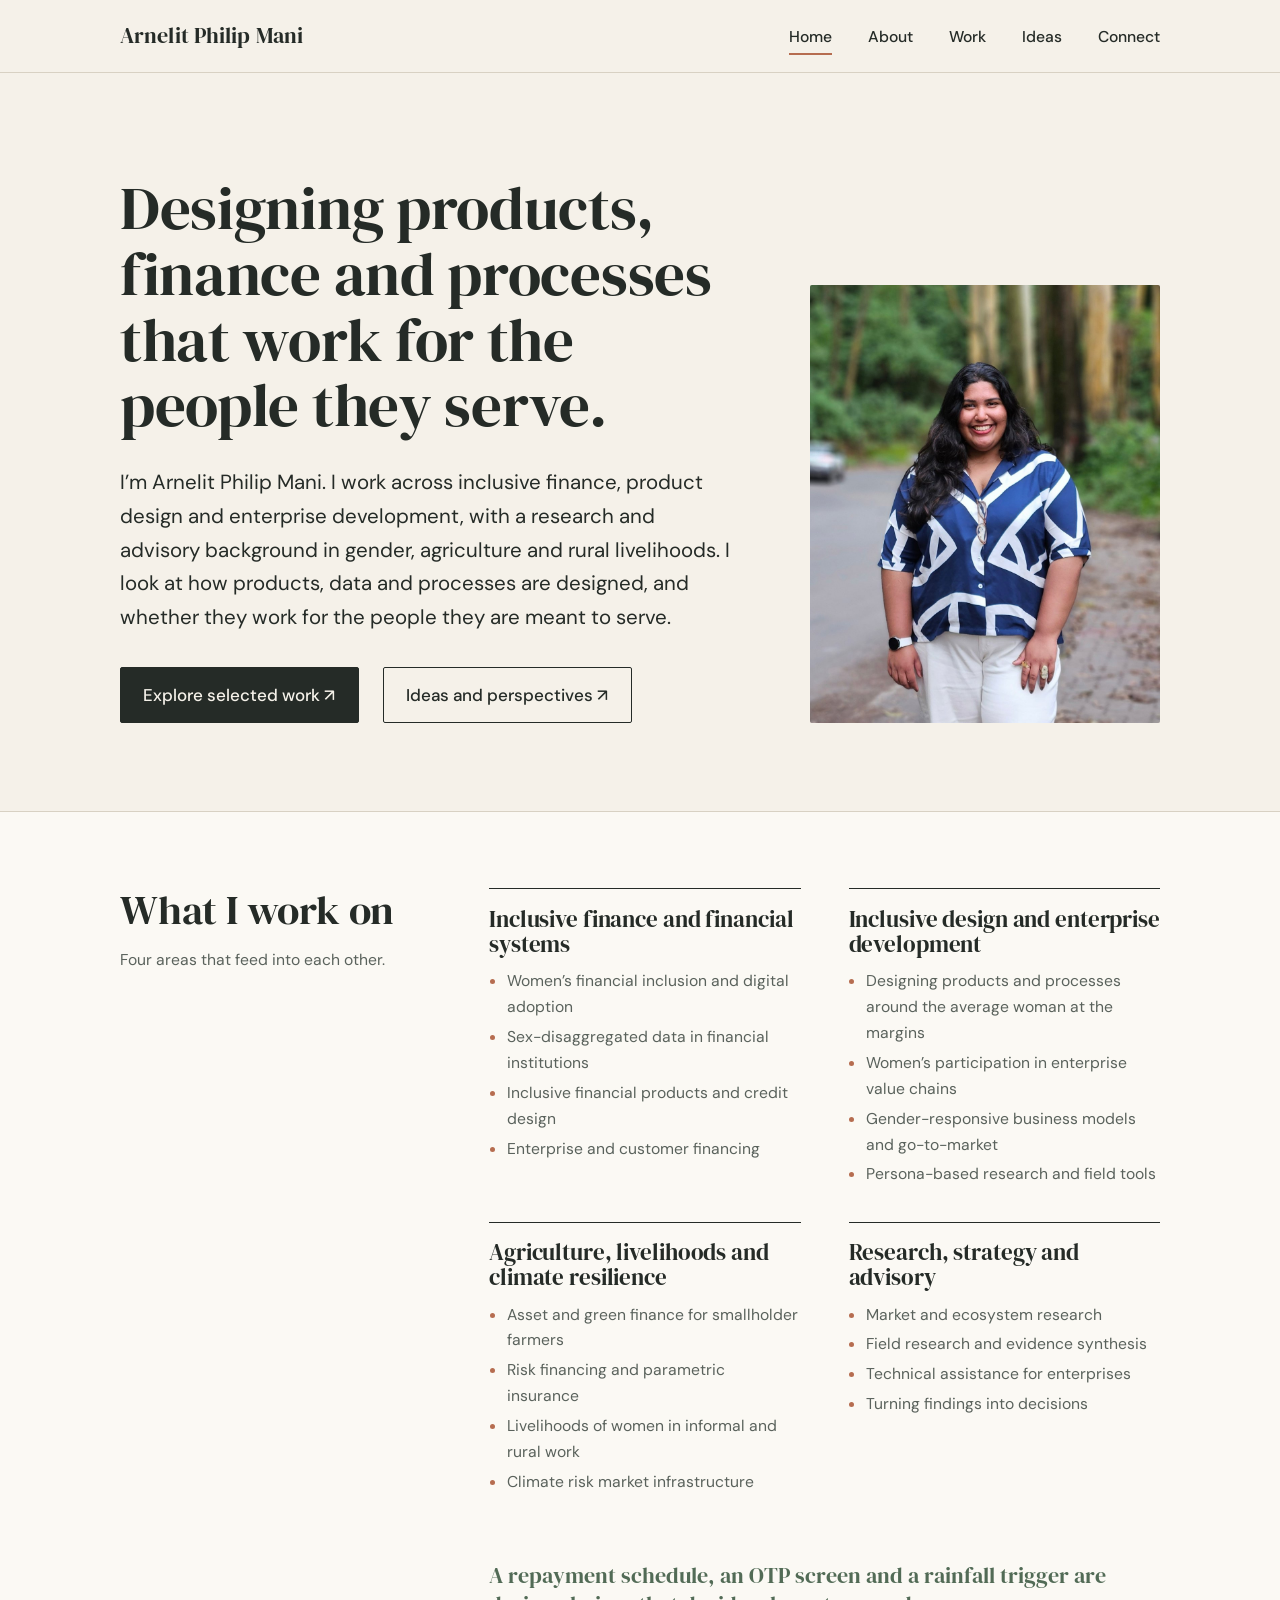
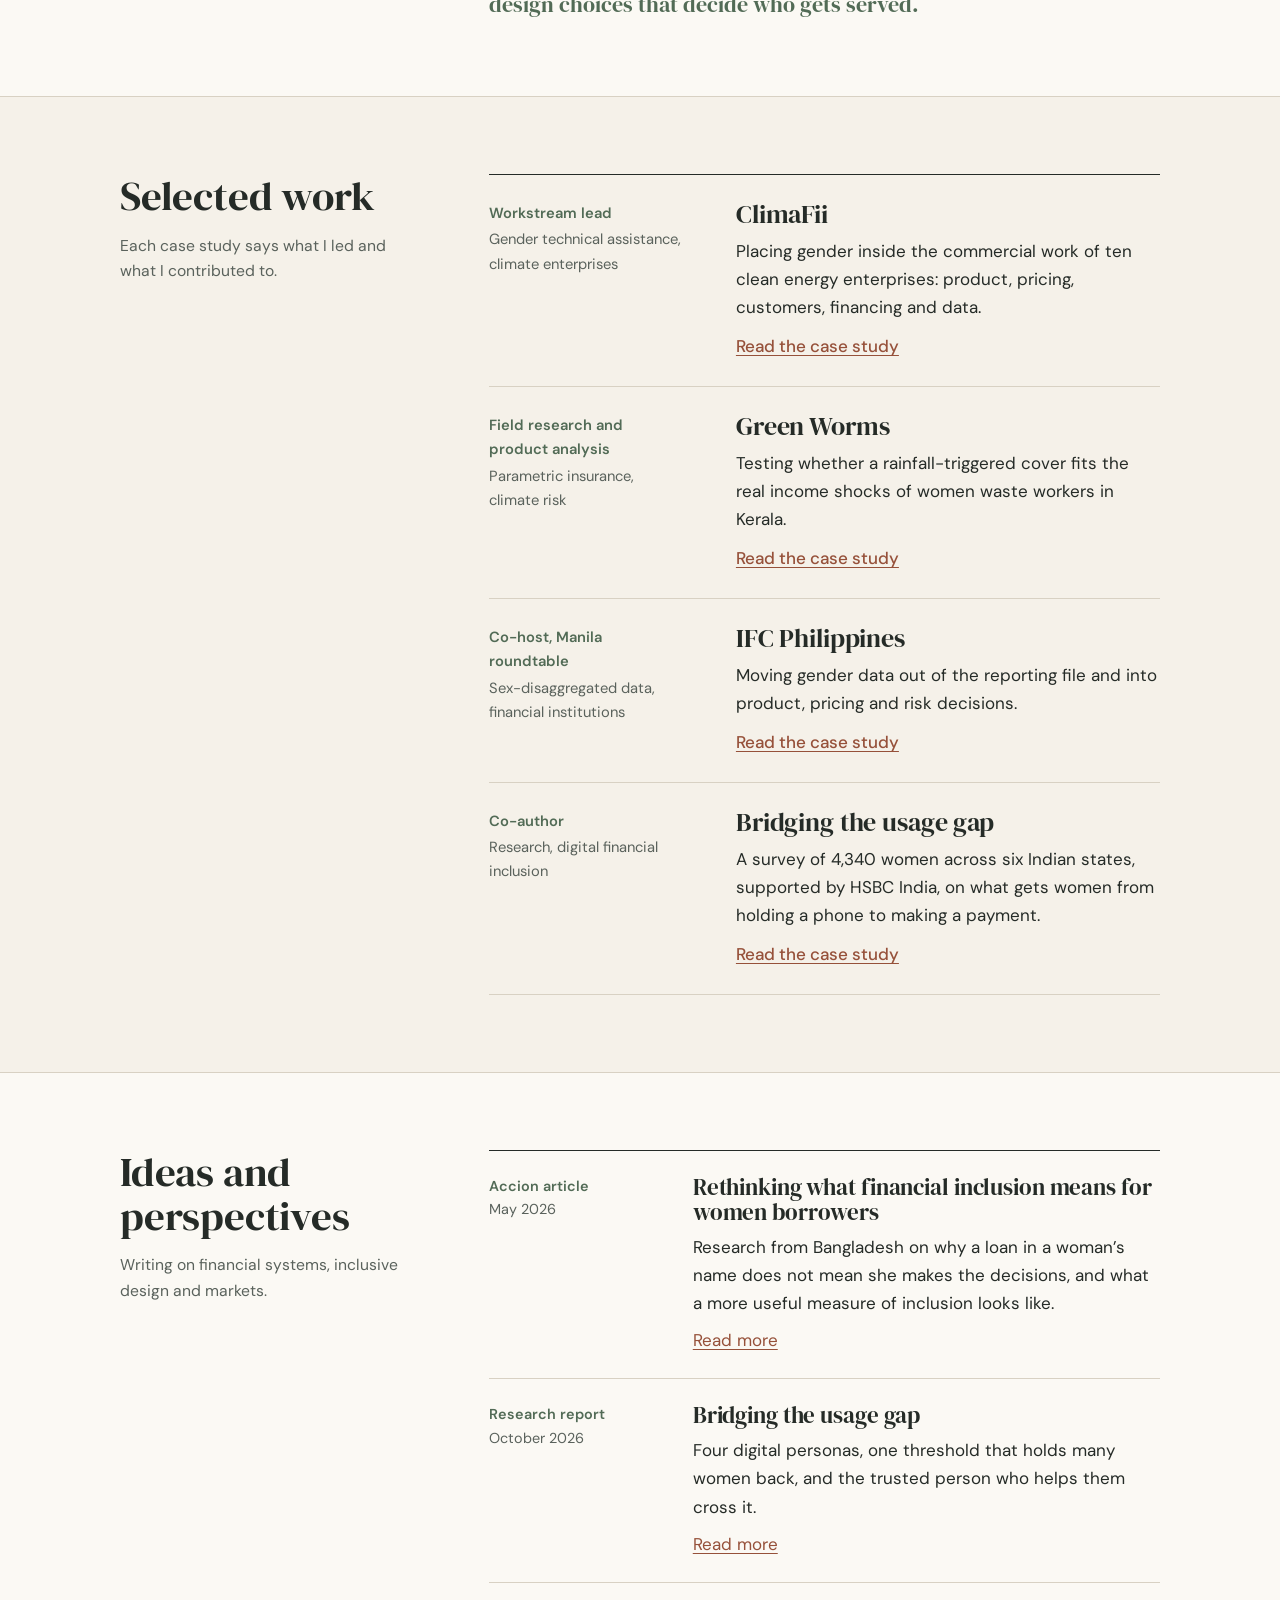
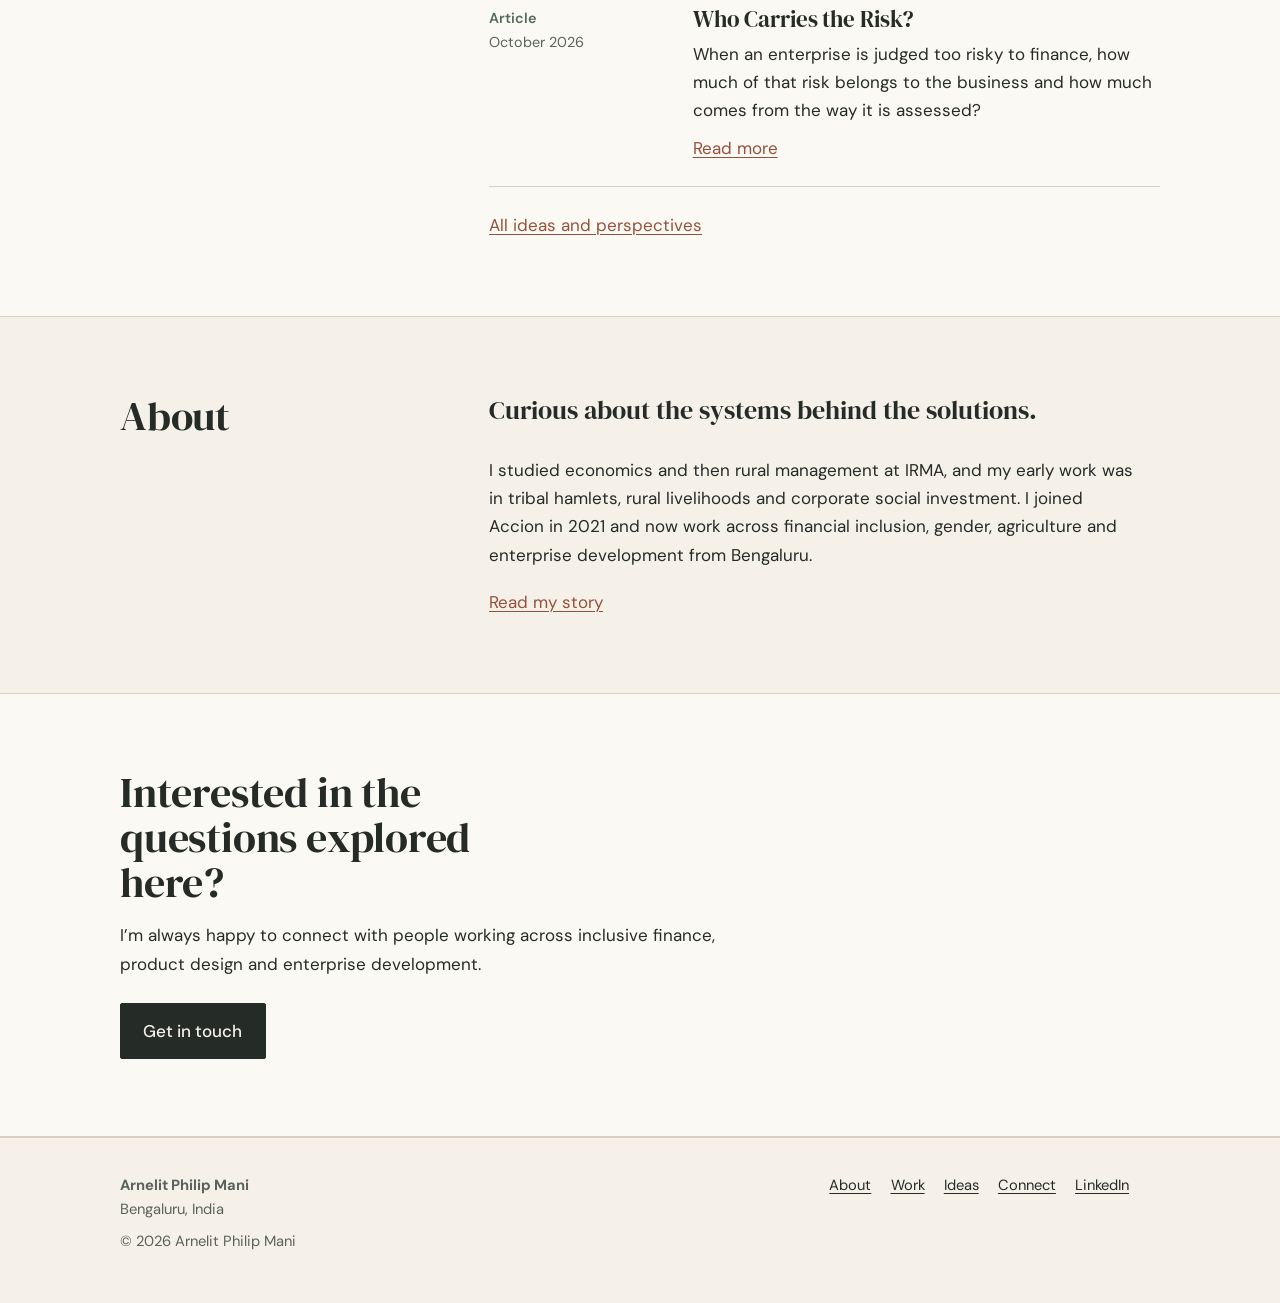
<file: index.html>
<!DOCTYPE html>
<html lang="en">
<head>
  <meta charset="utf-8">
  <meta name="viewport" content="width=device-width, initial-scale=1">
  <title>Arnelit Philip Mani | Inclusive Finance, Products & Advisory</title>
  <meta name="description" content="Arnelit Philip Mani is an advisory professional working across inclusive finance, product design and enterprise development, connecting research, strategy and practical solutions.">
  <meta property="og:title" content="Arnelit Philip Mani | Inclusive Finance, Products & Advisory">
  <meta property="og:description" content="Designing products, finance and processes that work for the people they serve.">
  <meta property="og:type" content="website">
  <link rel="icon" href="favicon.svg" type="image/svg+xml">
  <link rel="preconnect" href="https://fonts.googleapis.com">
  <link rel="preconnect" href="https://fonts.gstatic.com" crossorigin>
  <link href="https://fonts.googleapis.com/css2?family=DM+Sans:ital,opsz,wght@0,9..40,400;0,9..40,500;0,9..40,600;1,9..40,400&family=DM+Serif+Display&display=swap" rel="stylesheet">
  <link rel="stylesheet" href="style.css">
</head>
<body>
  <a class="skip" href="#main">Skip to content</a>

  <header class="site-header">
    <div class="wrap">
      <a class="brand" href="index.html">Arnelit Philip Mani</a>
      <button class="nav-toggle" aria-expanded="false" aria-controls="site-nav">Menu</button>
      <nav class="nav" id="site-nav" aria-label="Main">
        <ul>
          <li><a href="index.html" aria-current="page">Home</a></li>
          <li><a href="about.html">About</a></li>
          <li><a href="work.html">Work</a></li>
          <li><a href="ideas.html">Ideas</a></li>
          <li><a href="connect.html">Connect</a></li>
        </ul>
      </nav>
    </div>
  </header>

  <main id="main">

    <div class="hero">
      <div class="wrap">
        <div>
          <h1>Designing products, finance and processes that work for the people they serve.</h1>
          <p class="lead">I’m Arnelit Philip Mani. I work across inclusive finance, product design and enterprise development, with a research and advisory background in gender, agriculture and rural livelihoods. I look at how products, data and processes are designed, and whether they work for the people they are meant to serve.</p>
          <div class="hero-links">
            <a class="btn solid" href="work.html">Explore selected work ↗</a>
            <a class="btn" href="ideas.html">Ideas and perspectives ↗</a>
          </div>
        </div>
        <figure class="portrait">
          <div class="initials" aria-hidden="true">AM</div>
          <img src="portrait.jpg" alt="Arnelit Philip Mani smiling, standing on a forest road in a blue and white shirt" width="1040" height="1300" fetchpriority="high" onerror="this.style.display='none'">
        </figure>
      </div>
    </div>

    <section class="band" aria-labelledby="areas-h">
      <div class="wrap">
        <div class="split">
          <header>
            <h2 id="areas-h">What I work on</h2>
            <p>Four areas that feed into each other.</p>
          </header>
          <div>
            <div class="areas">
              <div class="area">
                <h3>Inclusive finance and financial systems</h3>
                <ul>
                  <li>Women’s financial inclusion and digital adoption</li>
                  <li>Sex-disaggregated data in financial institutions</li>
                  <li>Inclusive financial products and credit design</li>
                  <li>Enterprise and customer financing</li>
                </ul>
              </div>
              <div class="area">
                <h3>Inclusive design and enterprise development</h3>
                <ul>
                  <li>Designing products and processes around the average woman at the margins</li>
                  <li>Women’s participation in enterprise value chains</li>
                  <li>Gender-responsive business models and go-to-market</li>
                  <li>Persona-based research and field tools</li>
                </ul>
              </div>
              <div class="area">
                <h3>Agriculture, livelihoods and climate resilience</h3>
                <ul>
                  <li>Asset and green finance for smallholder farmers</li>
                  <li>Risk financing and parametric insurance</li>
                  <li>Livelihoods of women in informal and rural work</li>
                  <li>Climate risk market infrastructure</li>
                </ul>
              </div>
              <div class="area">
                <h3>Research, strategy and advisory</h3>
                <ul>
                  <li>Market and ecosystem research</li>
                  <li>Field research and evidence synthesis</li>
                  <li>Technical assistance for enterprises</li>
                  <li>Turning findings into decisions</li>
                </ul>
              </div>
            </div>
            <p class="areas-note">A repayment schedule, an OTP screen and a rainfall trigger are design choices that decide who gets served.</p>
          </div>
        </div>
      </div>
    </section>

    <section aria-labelledby="work-h">
      <div class="wrap">
        <div class="split">
          <header>
            <h2 id="work-h">Selected work</h2>
            <p>Each case study says what I led and what I contributed to.</p>
          </header>
          <div class="rows">
            <article class="row">
              <div class="meta"><span class="role">Workstream lead</span>Gender technical assistance, climate enterprises</div>
              <div>
                <h3>ClimaFii</h3>
                <p>Placing gender inside the commercial work of ten clean energy enterprises: product, pricing, customers, financing and data.</p>
                <a class="more" href="work.html#climafii">Read the case study</a>
              </div>
            </article>
            <article class="row">
              <div class="meta"><span class="role">Field research and product analysis</span>Parametric insurance, climate risk</div>
              <div>
                <h3>Green Worms</h3>
                <p>Testing whether a rainfall-triggered cover fits the real income shocks of women waste workers in Kerala.</p>
                <a class="more" href="work.html#greenworms">Read the case study</a>
              </div>
            </article>
            <article class="row">
              <div class="meta"><span class="role">Co-host, Manila roundtable</span>Sex-disaggregated data, financial institutions</div>
              <div>
                <h3>IFC Philippines</h3>
                <p>Moving gender data out of the reporting file and into product, pricing and risk decisions.</p>
                <a class="more" href="work.html#ifc">Read the case study</a>
              </div>
            </article>
            <article class="row">
              <div class="meta"><span class="role">Co-author</span>Research, digital financial inclusion</div>
              <div>
                <h3>Bridging the usage gap</h3>
                <p>A survey of 4,340 women across six Indian states, supported by HSBC India, on what gets women from holding a phone to making a payment.</p>
                <a class="more" href="work.html#hsbc">Read the case study</a>
              </div>
            </article>
          </div>
        </div>
      </div>
    </section>

    <section class="band" aria-labelledby="ideas-h">
      <div class="wrap">
        <div class="split">
          <header>
            <h2 id="ideas-h">Ideas and perspectives</h2>
            <p>Writing on financial systems, inclusive design and markets.</p>
          </header>
          <div>
            <div class="entry">
              <div class="when"><span class="kind">Accion article</span>May 2026</div>
              <div>
                <h3>Rethinking what financial inclusion means for women borrowers</h3>
                <p>Research from Bangladesh on why a loan in a woman’s name does not mean she makes the decisions, and what a more useful measure of inclusion looks like.</p>
                <a href="ideas.html#rethinking">Read more</a>
              </div>
            </div>
            <div class="entry">
              <div class="when"><span class="kind">Research report</span>October 2026</div>
              <div>
                <h3>Bridging the usage gap</h3>
                <p>Four digital personas, one threshold that holds many women back, and the trusted person who helps them cross it.</p>
                <a href="ideas.html#usage-gap">Read more</a>
              </div>
            </div>
            <div class="entry">
              <div class="when"><span class="kind">Article</span>October 2026</div>
              <div>
                <h3>Who Carries the Risk?</h3>
                <p>When an enterprise is judged too risky to finance, how much of that risk belongs to the business and how much comes from the way it is assessed?</p>
                <a href="ideas.html#risk">Read more</a>
              </div>
            </div>
            <p style="margin:1.5rem 0 0"><a href="ideas.html">All ideas and perspectives</a></p>
          </div>
        </div>
      </div>
    </section>

    <section aria-labelledby="about-h">
      <div class="wrap">
        <div class="split">
          <header>
            <h2 id="about-h">About</h2>
          </header>
          <div class="prose">
            <p style="font-family:var(--serif);font-size:1.6rem;line-height:1.3;max-width:26em">Curious about the systems behind the solutions.</p>
            <p>I studied economics and then rural management at IRMA, and my early work was in tribal hamlets, rural livelihoods and corporate social investment. I joined Accion in 2021 and now work across financial inclusion, gender, agriculture and enterprise development from Bengaluru.</p>
            <p><a href="about.html">Read my story</a></p>
          </div>
        </div>
      </div>
    </section>

    <section class="band closing" aria-labelledby="connect-h">
      <div class="wrap">
        <h2 id="connect-h">Interested in the questions explored here?</h2>
        <p>I’m always happy to connect with people working across inclusive finance, product design and enterprise development.</p>
        <a class="btn solid" href="connect.html">Get in touch</a>
      </div>
    </section>

  </main>

  <footer class="site-footer">
    <div class="wrap">
      <div>
        <p><strong>Arnelit Philip Mani</strong><br>Bengaluru, India</p>
        <p>© <span id="year">2026</span> Arnelit Philip Mani</p>
      </div>
      <ul>
        <li><a href="about.html">About</a></li>
        <li><a href="work.html">Work</a></li>
        <li><a href="ideas.html">Ideas</a></li>
        <li><a href="connect.html">Connect</a></li>
        <li><a href="https://www.linkedin.com/in/arnelit-philip-mani/">LinkedIn</a></li>
      </ul>
    </div>
  </footer>

  <script src="main.js"></script>
</body>
</html>
</file>
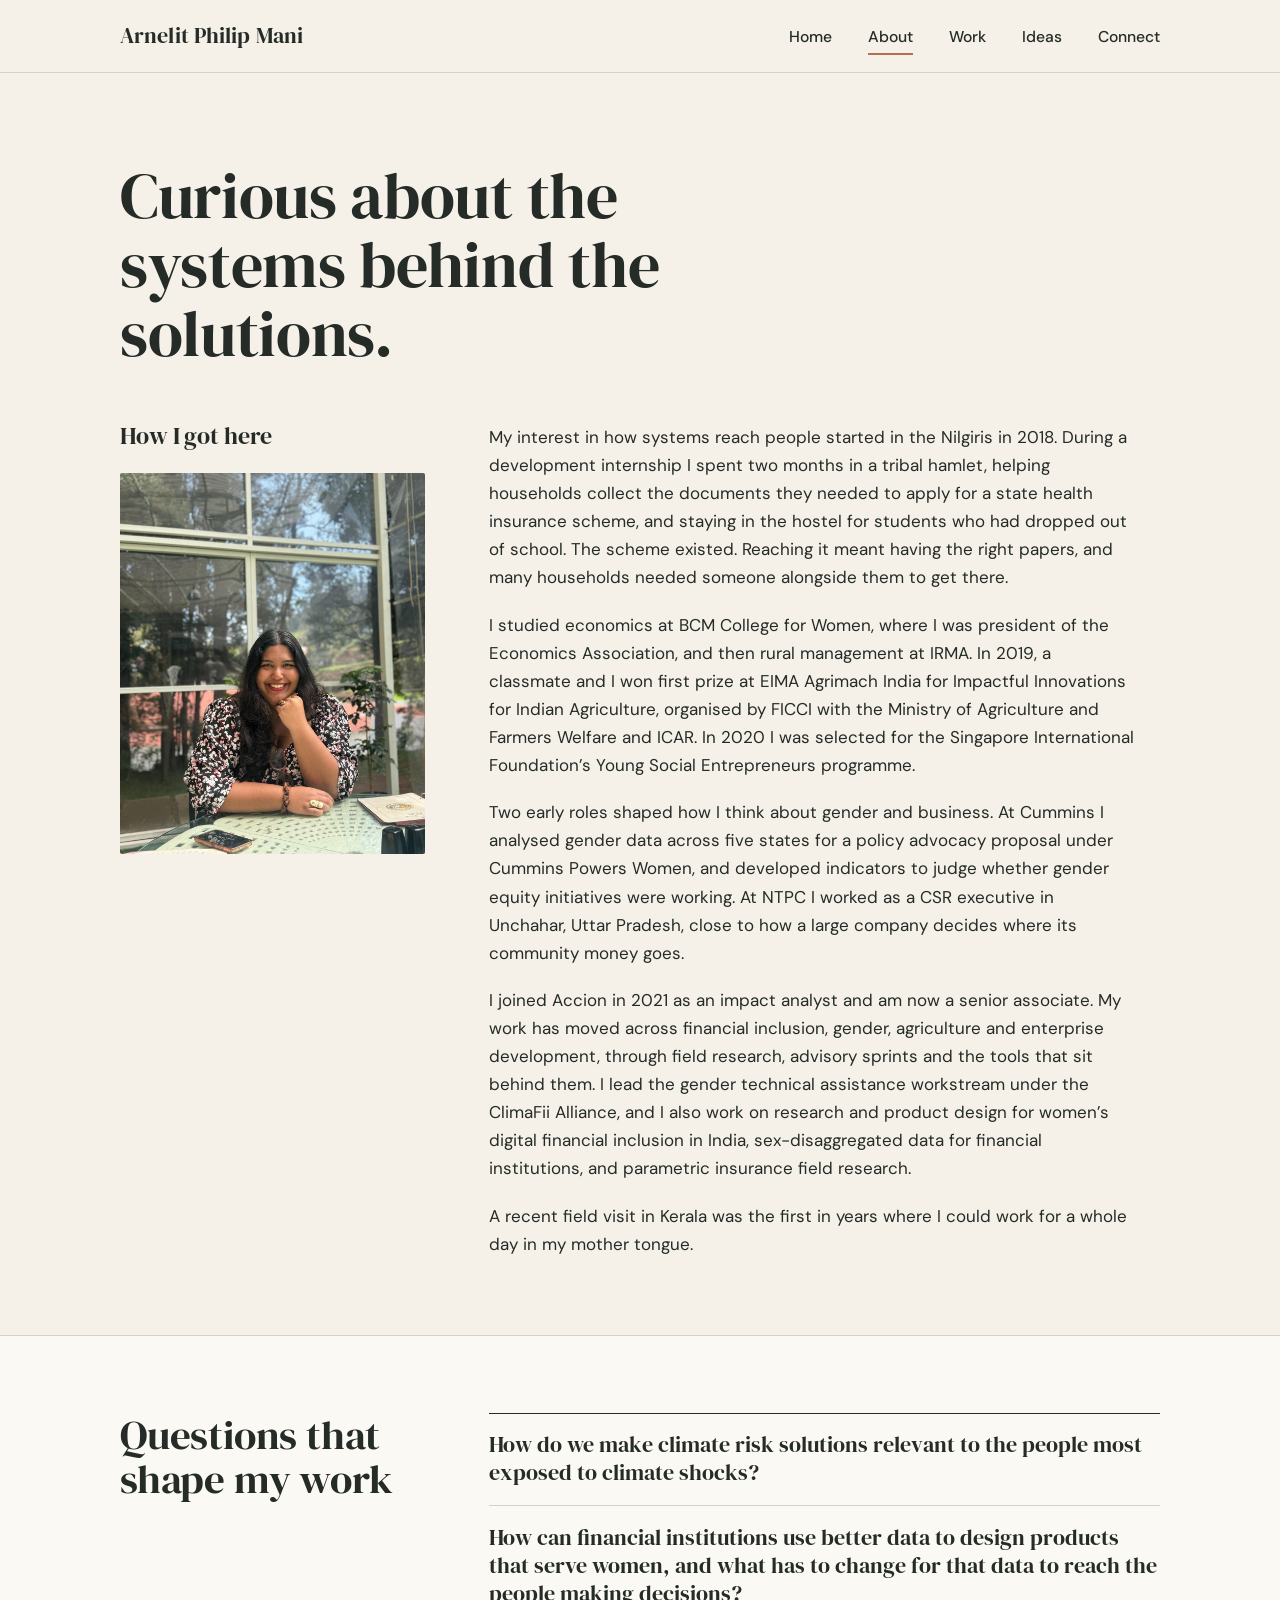
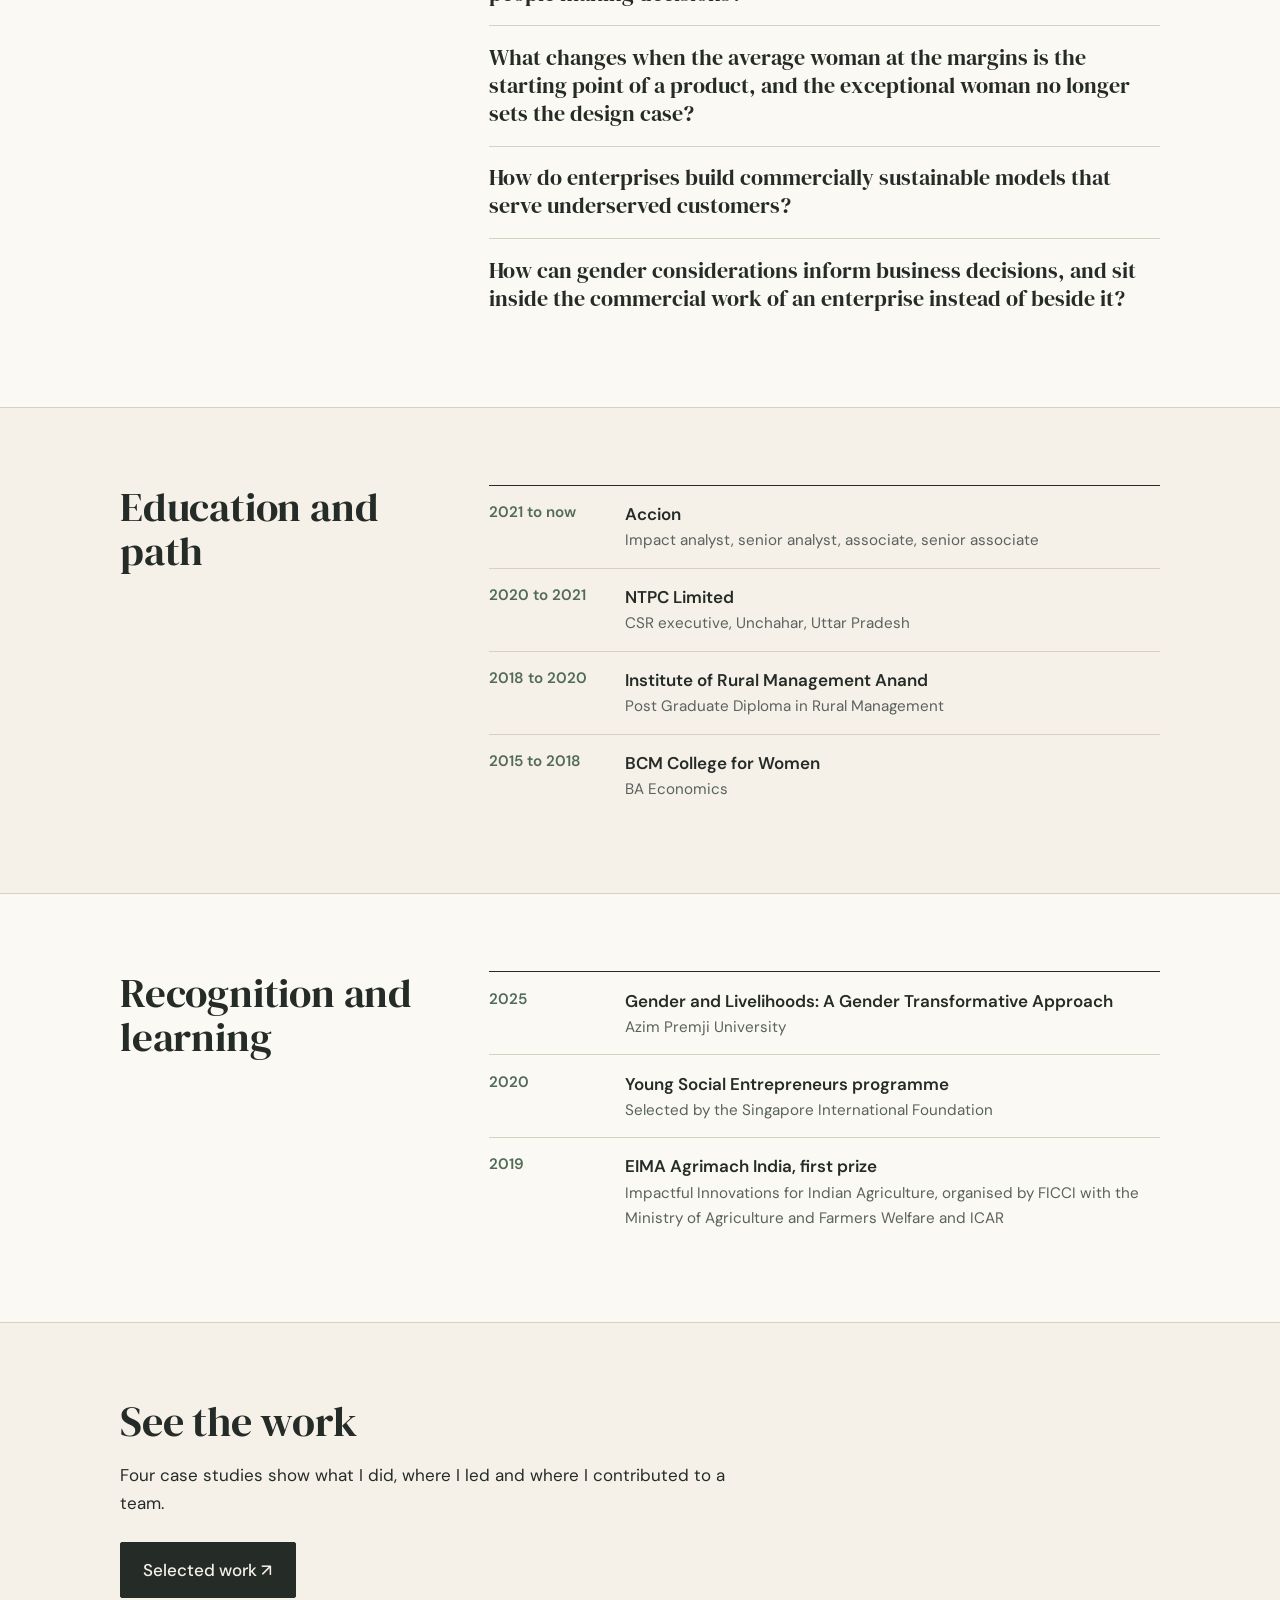
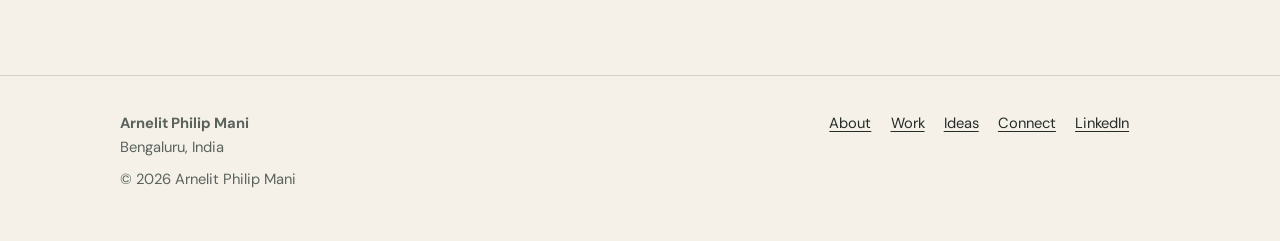
<file: about.html>
<!DOCTYPE html>
<html lang="en">
<head>
  <meta charset="utf-8">
  <meta name="viewport" content="width=device-width, initial-scale=1">
  <title>About | Arnelit Philip Mani</title>
  <meta name="description" content="How Arnelit Philip Mani came to work on climate resilience, inclusive finance and enterprise development: from tribal hamlets in the Nilgiris to IRMA and Accion.">
  <link rel="icon" href="favicon.svg" type="image/svg+xml">
  <link rel="preconnect" href="https://fonts.googleapis.com">
  <link rel="preconnect" href="https://fonts.gstatic.com" crossorigin>
  <link href="https://fonts.googleapis.com/css2?family=DM+Sans:ital,opsz,wght@0,9..40,400;0,9..40,500;0,9..40,600;1,9..40,400&family=DM+Serif+Display&display=swap" rel="stylesheet">
  <link rel="stylesheet" href="style.css">
</head>
<body>
  <a class="skip" href="#main">Skip to content</a>

  <header class="site-header">
    <div class="wrap">
      <a class="brand" href="index.html">Arnelit Philip Mani</a>
      <button class="nav-toggle" aria-expanded="false" aria-controls="site-nav">Menu</button>
      <nav class="nav" id="site-nav" aria-label="Main">
        <ul>
          <li><a href="index.html">Home</a></li>
          <li><a href="about.html" aria-current="page">About</a></li>
          <li><a href="work.html">Work</a></li>
          <li><a href="ideas.html">Ideas</a></li>
          <li><a href="connect.html">Connect</a></li>
        </ul>
      </nav>
    </div>
  </header>

  <main id="main">

    <div class="page-head">
      <div class="wrap">
        <h1>Curious about the systems behind the solutions.</h1>
      </div>
    </div>

    <section style="padding-top:1rem">
      <div class="wrap">
        <div class="split">
          <header>
            <h2 style="font-size:1.5rem">How I got here</h2>
            <figure class="side-photo">
              <img src="portrait-about.jpg" alt="Arnelit Philip Mani smiling at a table in a floral top" width="1200" height="1600" loading="lazy">
            </figure>
          </header>
          <div class="prose">
            <p>My interest in how systems reach people started in the Nilgiris in 2018. During a development internship I spent two months in a tribal hamlet, helping households collect the documents they needed to apply for a state health insurance scheme, and staying in the hostel for students who had dropped out of school. The scheme existed. Reaching it meant having the right papers, and many households needed someone alongside them to get there.</p>
            <p>I studied economics at BCM College for Women, where I was president of the Economics Association, and then rural management at IRMA. In 2019, a classmate and I won first prize at EIMA Agrimach India for Impactful Innovations for Indian Agriculture, organised by FICCI with the Ministry of Agriculture and Farmers Welfare and ICAR. In 2020 I was selected for the Singapore International Foundation’s Young Social Entrepreneurs programme.</p>
            <p>Two early roles shaped how I think about gender and business. At Cummins I analysed gender data across five states for a policy advocacy proposal under Cummins Powers Women, and developed indicators to judge whether gender equity initiatives were working. At NTPC I worked as a CSR executive in Unchahar, Uttar Pradesh, close to how a large company decides where its community money goes.</p>
            <p>I joined Accion in 2021 as an impact analyst and am now a senior associate. My work has moved across financial inclusion, gender, agriculture and enterprise development, through field research, advisory sprints and the tools that sit behind them. I lead the gender technical assistance workstream under the ClimaFii Alliance, and I also work on research and product design for women’s digital financial inclusion in India, sex-disaggregated data for financial institutions, and parametric insurance field research.</p>
            <p>A recent field visit in Kerala was the first in years where I could work for a whole day in my mother tongue.</p>
          </div>
        </div>
      </div>
    </section>

    <section class="band">
      <div class="wrap">
        <div class="split">
          <header>
            <h2>Questions that shape my work</h2>
          </header>
          <ol class="questions">
            <li>How do we make climate risk solutions relevant to the people most exposed to climate shocks?</li>
            <li>How can financial institutions use better data to design products that serve women, and what has to change for that data to reach the people making decisions?</li>
            <li>What changes when the average woman at the margins is the starting point of a product, and the exceptional woman no longer sets the design case?</li>
            <li>How do enterprises build commercially sustainable models that serve underserved customers?</li>
            <li>How can gender considerations inform business decisions, and sit inside the commercial work of an enterprise instead of beside it?</li>
          </ol>
        </div>
      </div>
    </section>

    <section>
      <div class="wrap">
        <div class="split">
          <header>
            <h2>Education and path</h2>
          </header>
          <ul class="timeline">
            <li><span class="yr">2021 to now</span><span class="what"><strong>Accion</strong><span>Impact analyst, senior analyst, associate, senior associate</span></span></li>
            <li><span class="yr">2020 to 2021</span><span class="what"><strong>NTPC Limited</strong><span>CSR executive, Unchahar, Uttar Pradesh</span></span></li>
            <li><span class="yr">2018 to 2020</span><span class="what"><strong>Institute of Rural Management Anand</strong><span>Post Graduate Diploma in Rural Management</span></span></li>
            <li><span class="yr">2015 to 2018</span><span class="what"><strong>BCM College for Women</strong><span>BA Economics</span></span></li>
          </ul>
        </div>
      </div>
    </section>

    <section class="band">
      <div class="wrap">
        <div class="split">
          <header>
            <h2>Recognition and learning</h2>
          </header>
          <ul class="timeline">
            <li><span class="yr">2025</span><span class="what"><strong>Gender and Livelihoods: A Gender Transformative Approach</strong><span>Azim Premji University</span></span></li>
            <li><span class="yr">2020</span><span class="what"><strong>Young Social Entrepreneurs programme</strong><span>Selected by the Singapore International Foundation</span></span></li>
            <li><span class="yr">2019</span><span class="what"><strong>EIMA Agrimach India, first prize</strong><span>Impactful Innovations for Indian Agriculture, organised by FICCI with the Ministry of Agriculture and Farmers Welfare and ICAR</span></span></li>
          </ul>
        </div>
      </div>
    </section>

    <section class="closing">
      <div class="wrap">
        <h2>See the work</h2>
        <p>Four case studies show what I did, where I led and where I contributed to a team.</p>
        <a class="btn solid" href="work.html">Selected work ↗</a>
      </div>
    </section>

  </main>

  <footer class="site-footer">
    <div class="wrap">
      <div>
        <p><strong>Arnelit Philip Mani</strong><br>Bengaluru, India</p>
        <p>© <span id="year">2026</span> Arnelit Philip Mani</p>
      </div>
      <ul>
        <li><a href="about.html">About</a></li>
        <li><a href="work.html">Work</a></li>
        <li><a href="ideas.html">Ideas</a></li>
        <li><a href="connect.html">Connect</a></li>
        <li><a href="https://www.linkedin.com/in/arnelit-philip-mani/">LinkedIn</a></li>
      </ul>
    </div>
  </footer>

  <script src="main.js"></script>
</body>
</html>
</file>
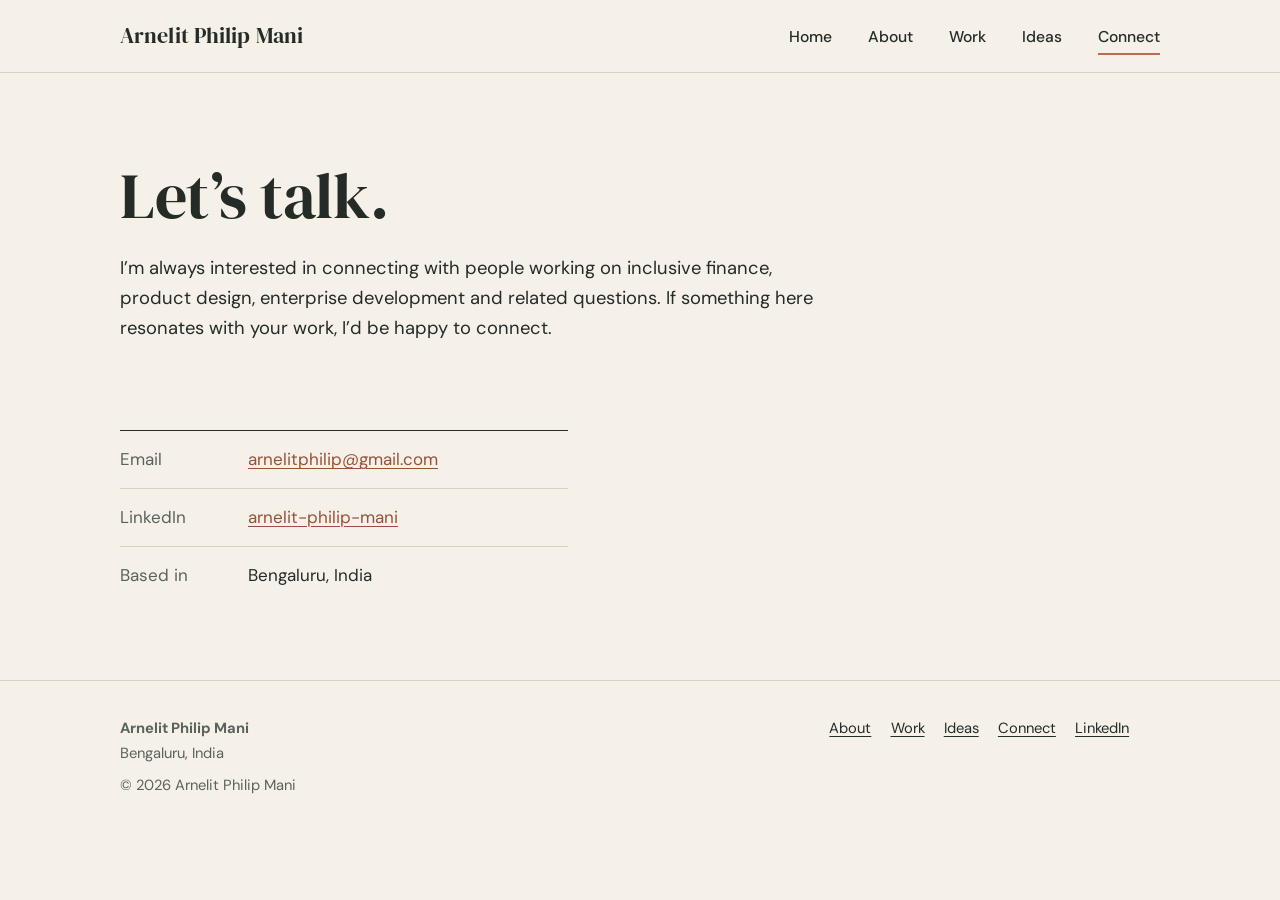
<file: connect.html>
<!DOCTYPE html>
<html lang="en">
<head>
  <meta charset="utf-8">
  <meta name="viewport" content="width=device-width, initial-scale=1">
  <title>Connect | Arnelit Philip Mani</title>
  <meta name="description" content="Get in touch with Arnelit Philip Mani about inclusive finance, product design, enterprise development and related questions.">
  <link rel="icon" href="favicon.svg" type="image/svg+xml">
  <link rel="preconnect" href="https://fonts.googleapis.com">
  <link rel="preconnect" href="https://fonts.gstatic.com" crossorigin>
  <link href="https://fonts.googleapis.com/css2?family=DM+Sans:ital,opsz,wght@0,9..40,400;0,9..40,500;0,9..40,600;1,9..40,400&family=DM+Serif+Display&display=swap" rel="stylesheet">
  <link rel="stylesheet" href="style.css">
</head>
<body>
  <a class="skip" href="#main">Skip to content</a>

  <header class="site-header">
    <div class="wrap">
      <a class="brand" href="index.html">Arnelit Philip Mani</a>
      <button class="nav-toggle" aria-expanded="false" aria-controls="site-nav">Menu</button>
      <nav class="nav" id="site-nav" aria-label="Main">
        <ul>
          <li><a href="index.html">Home</a></li>
          <li><a href="about.html">About</a></li>
          <li><a href="work.html">Work</a></li>
          <li><a href="ideas.html">Ideas</a></li>
          <li><a href="connect.html" aria-current="page">Connect</a></li>
        </ul>
      </nav>
    </div>
  </header>

  <main id="main">

    <div class="page-head">
      <div class="wrap">
        <h1>Let’s talk.</h1>
        <p>I’m always interested in connecting with people working on inclusive finance, product design, enterprise development and related questions. If something here resonates with your work, I’d be happy to connect.</p>
      </div>
    </div>

    <section style="padding-top:1rem">
      <div class="wrap">
        <ul class="contact-list">
          <li><span class="k">Email</span><a href="mailto:arnelitphilip@gmail.com">arnelitphilip@gmail.com</a></li>
          <li><span class="k">LinkedIn</span><a href="https://www.linkedin.com/in/arnelit-philip-mani/">arnelit-philip-mani</a></li>
          <li><span class="k">Based in</span><span>Bengaluru, India</span></li>
        </ul>
      </div>
    </section>

  </main>

  <footer class="site-footer">
    <div class="wrap">
      <div>
        <p><strong>Arnelit Philip Mani</strong><br>Bengaluru, India</p>
        <p>© <span id="year">2026</span> Arnelit Philip Mani</p>
      </div>
      <ul>
        <li><a href="about.html">About</a></li>
        <li><a href="work.html">Work</a></li>
        <li><a href="ideas.html">Ideas</a></li>
        <li><a href="connect.html">Connect</a></li>
        <li><a href="https://www.linkedin.com/in/arnelit-philip-mani/">LinkedIn</a></li>
      </ul>
    </div>
  </footer>

  <script src="main.js"></script>
</body>
</html>
</file>
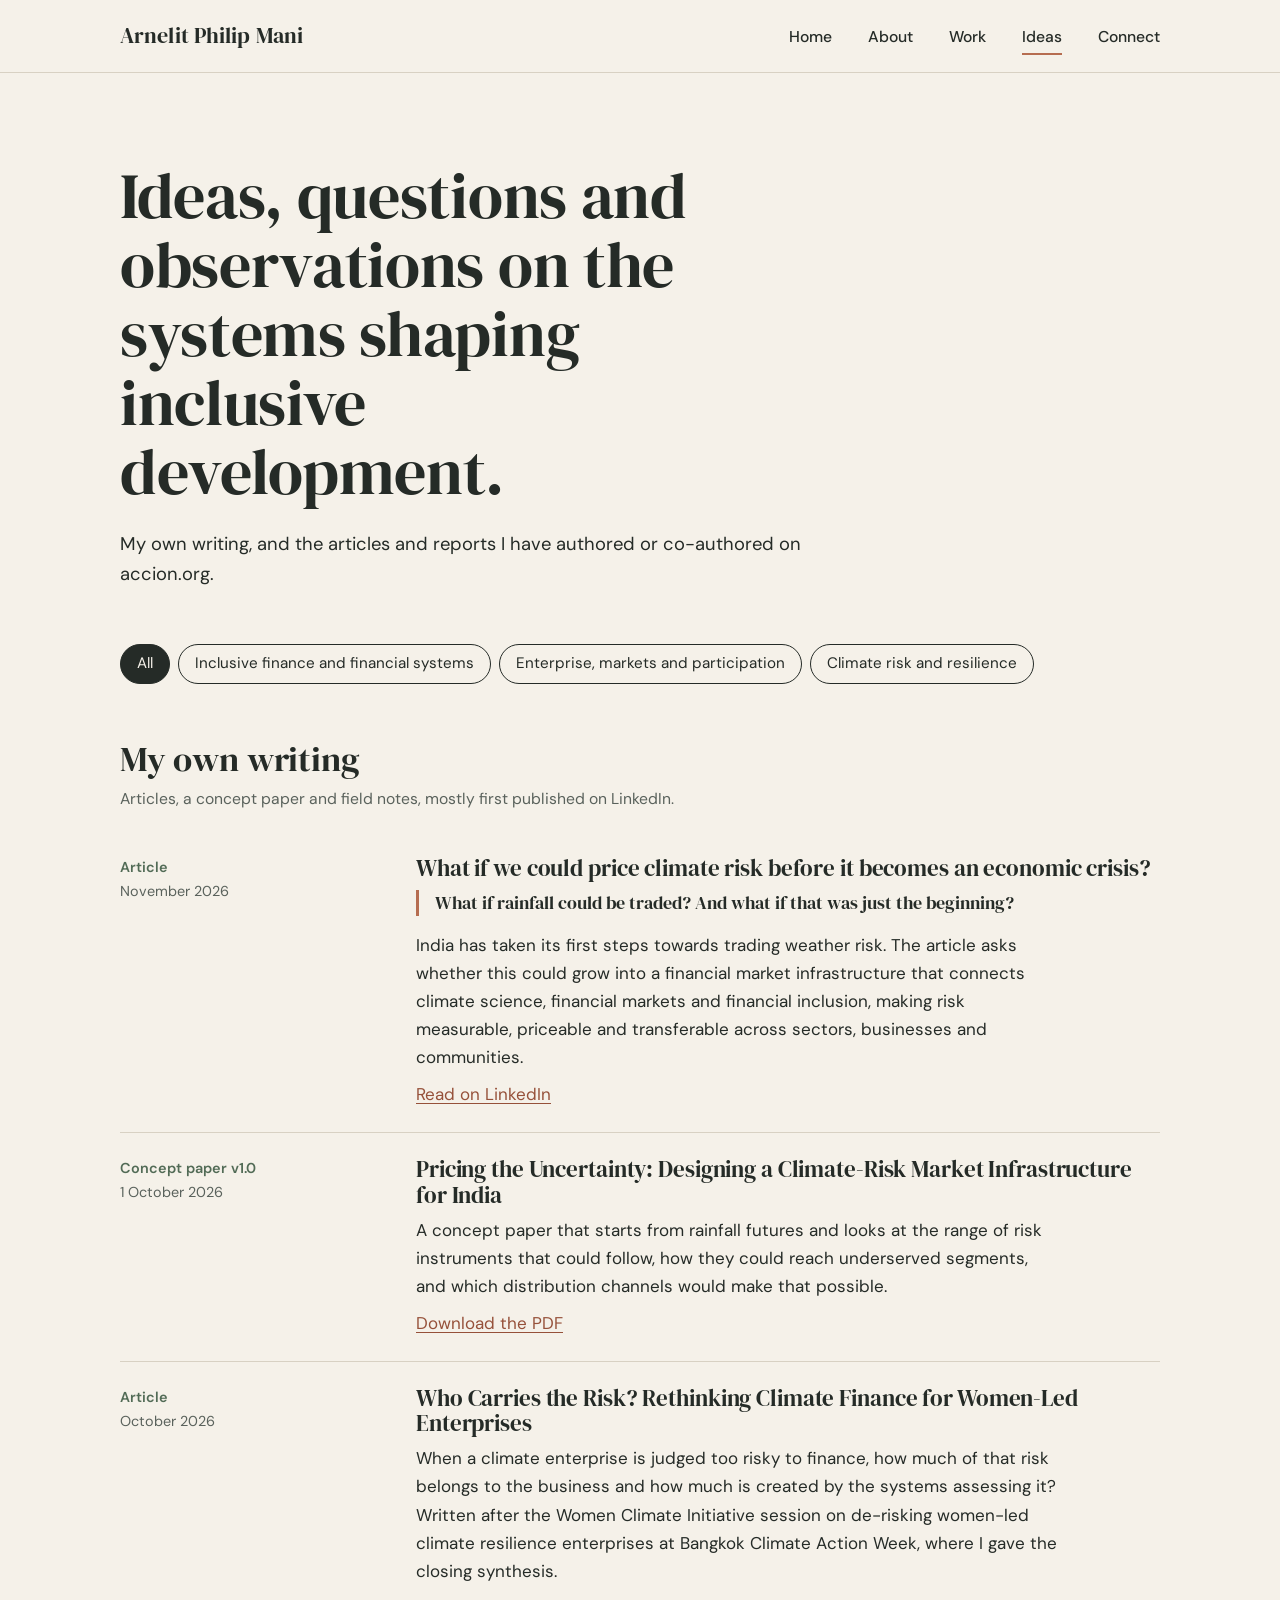
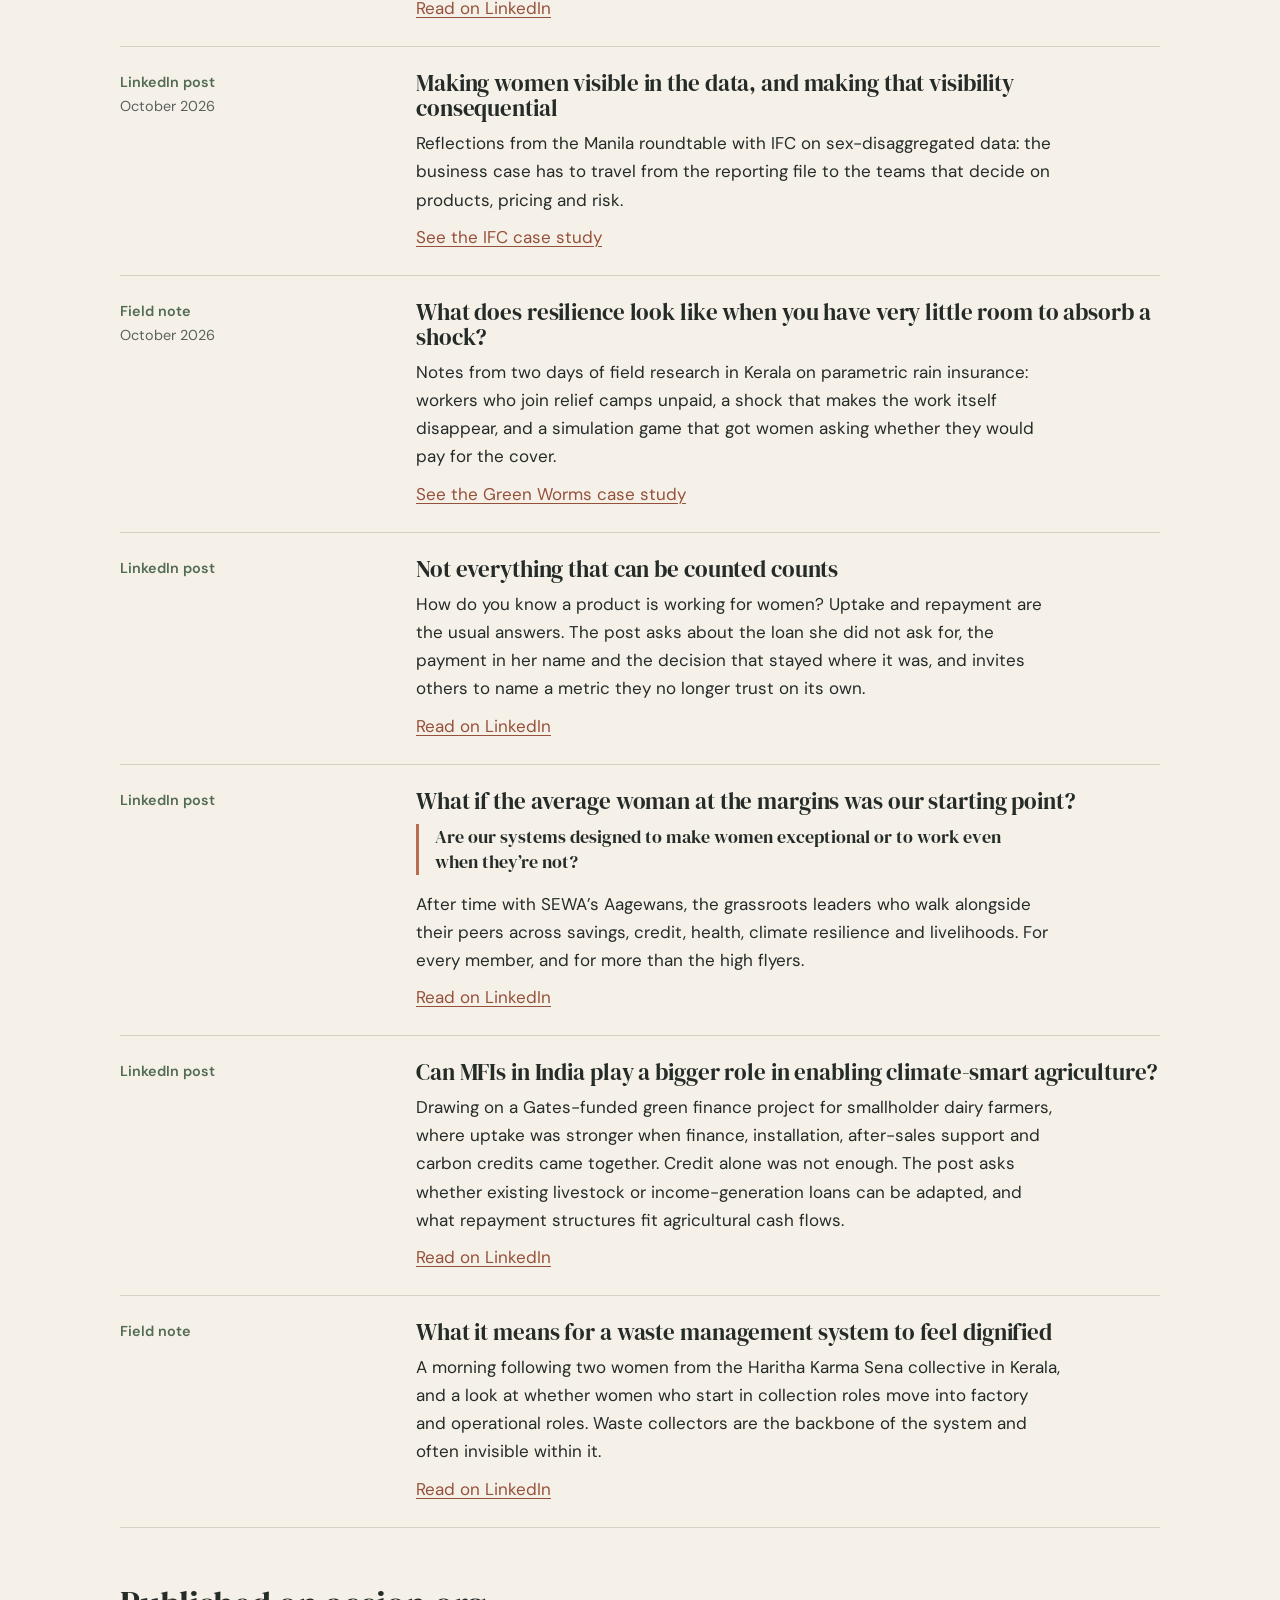
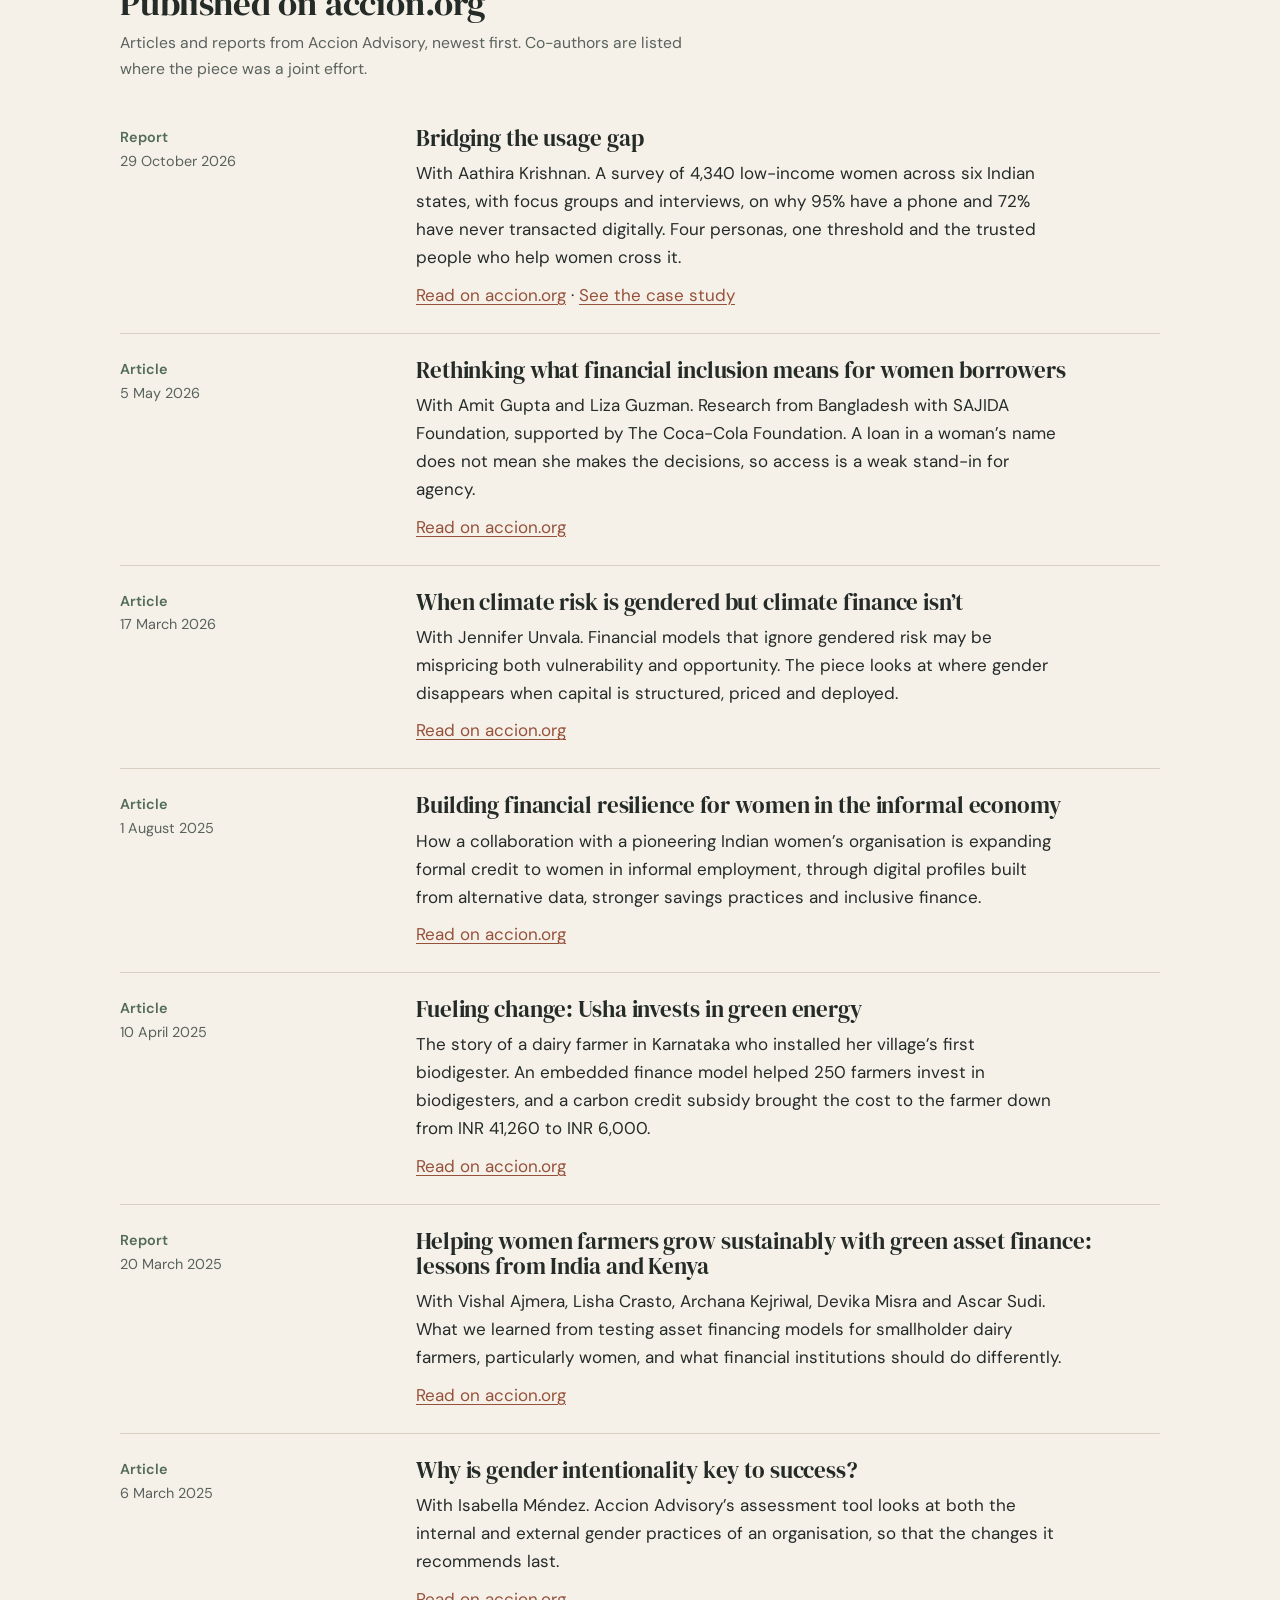
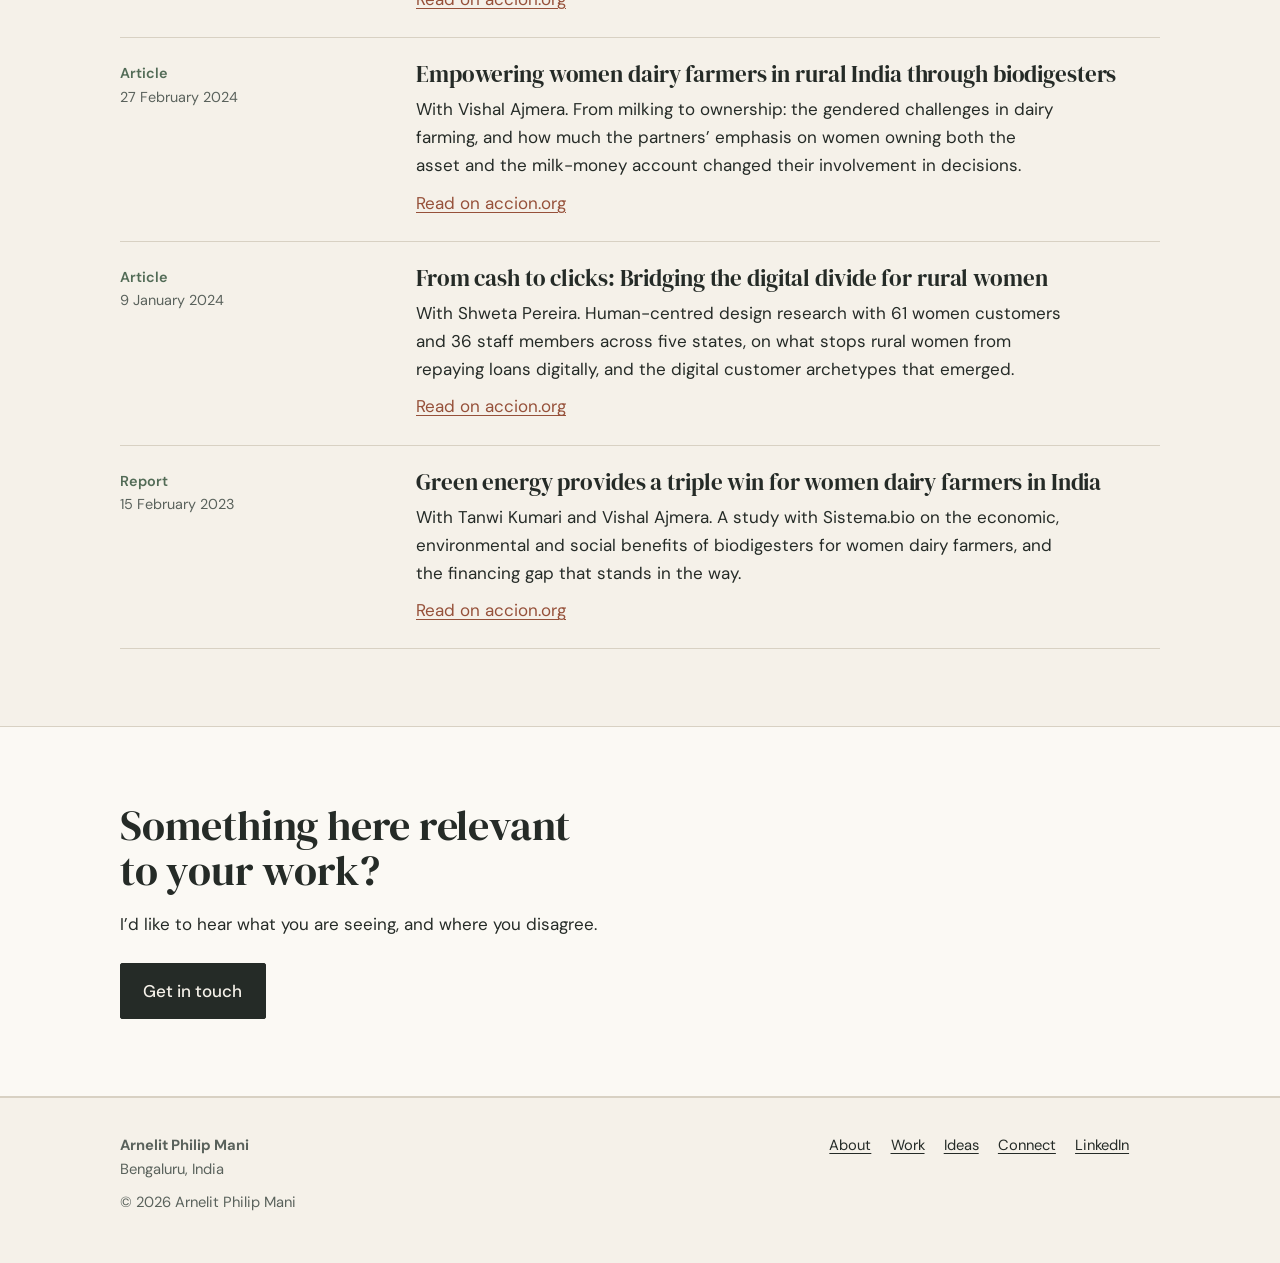
<file: ideas.html>
<!DOCTYPE html>
<html lang="en">
<head>
  <meta charset="utf-8">
  <meta name="viewport" content="width=device-width, initial-scale=1">
  <title>Ideas and perspectives | Arnelit Philip Mani</title>
  <meta name="description" content="Articles, reports and a concept paper by Arnelit Philip Mani on inclusive finance, product design, enterprise models and risk, including ten pieces published on accion.org.">
  <link rel="icon" href="favicon.svg" type="image/svg+xml">
  <link rel="preconnect" href="https://fonts.googleapis.com">
  <link rel="preconnect" href="https://fonts.gstatic.com" crossorigin>
  <link href="https://fonts.googleapis.com/css2?family=DM+Sans:ital,opsz,wght@0,9..40,400;0,9..40,500;0,9..40,600;1,9..40,400&family=DM+Serif+Display&display=swap" rel="stylesheet">
  <link rel="stylesheet" href="style.css">
</head>
<body>
  <a class="skip" href="#main">Skip to content</a>

  <header class="site-header">
    <div class="wrap">
      <a class="brand" href="index.html">Arnelit Philip Mani</a>
      <button class="nav-toggle" aria-expanded="false" aria-controls="site-nav">Menu</button>
      <nav class="nav" id="site-nav" aria-label="Main">
        <ul>
          <li><a href="index.html">Home</a></li>
          <li><a href="about.html">About</a></li>
          <li><a href="work.html">Work</a></li>
          <li><a href="ideas.html" aria-current="page">Ideas</a></li>
          <li><a href="connect.html">Connect</a></li>
        </ul>
      </nav>
    </div>
  </header>

  <main id="main">

    <div class="page-head">
      <div class="wrap">
        <h1>Ideas, questions and observations on the systems shaping inclusive development.</h1>
        <p>My own writing, and the articles and reports I have authored or co-authored on accion.org.</p>
      </div>
    </div>

    <section style="padding-top:1rem">
      <div class="wrap">

        <div class="filters" role="group" aria-label="Filter by theme">
          <button type="button" data-filter="all" aria-pressed="true">All</button>
          <button type="button" data-filter="finance" aria-pressed="false">Inclusive finance and financial systems</button>
          <button type="button" data-filter="enterprise" aria-pressed="false">Enterprise, markets and participation</button>
          <button type="button" data-filter="climate" aria-pressed="false">Climate risk and resilience</button>
        </div>

        <!-- ============ My own writing ============ -->
        <div class="group">
          <div class="group-head">
            <h2>My own writing</h2>
            <p>Articles, a concept paper and field notes, mostly first published on LinkedIn.</p>
          </div>

          <article class="entry" id="rainfall" data-theme="climate finance">
            <div class="when"><span class="kind">Article</span>November 2026</div>
            <div>
              <h3>What if we could price climate risk before it becomes an economic crisis?</h3>
              <blockquote>What if rainfall could be traded? And what if that was just the beginning?</blockquote>
              <p>India has taken its first steps towards trading weather risk. The article asks whether this could grow into a financial market infrastructure that connects climate science, financial markets and financial inclusion, making risk measurable, priceable and transferable across sectors, businesses and communities.</p>
              <a href="https://www.linkedin.com/in/arnelit-philip-mani/recent-activity/all/">Read on LinkedIn</a>
            </div>
          </article>

          <article class="entry" id="pricing" data-theme="climate finance">
            <div class="when"><span class="kind">Concept paper v1.0</span>1 October 2026</div>
            <div>
              <h3>Pricing the Uncertainty: Designing a Climate-Risk Market Infrastructure for India</h3>
              <p>A concept paper that starts from rainfall futures and looks at the range of risk instruments that could follow, how they could reach underserved segments, and which distribution channels would make that possible.</p>
              <a href="pdfs/Arnelit-Philip-Mani-Pricing-the-Uncertainty-2026.pdf">Download the PDF</a>
            </div>
          </article>

          <article class="entry" id="risk" data-theme="finance enterprise climate">
            <div class="when"><span class="kind">Article</span>October 2026</div>
            <div>
              <h3>Who Carries the Risk? Rethinking Climate Finance for Women-Led Enterprises</h3>
              <p>When a climate enterprise is judged too risky to finance, how much of that risk belongs to the business and how much is created by the systems assessing it? Written after the Women Climate Initiative session on de-risking women-led climate resilience enterprises at Bangkok Climate Action Week, where I gave the closing synthesis.</p>
              <a href="https://www.linkedin.com/in/arnelit-philip-mani/recent-activity/all/">Read on LinkedIn</a>
            </div>
          </article>

          <article class="entry" id="manila" data-theme="finance">
            <div class="when"><span class="kind">LinkedIn post</span>October 2026</div>
            <div>
              <h3>Making women visible in the data, and making that visibility consequential</h3>
              <p>Reflections from the Manila roundtable with IFC on sex-disaggregated data: the business case has to travel from the reporting file to the teams that decide on products, pricing and risk.</p>
              <a href="work.html#ifc">See the IFC case study</a>
            </div>
          </article>

          <article class="entry" id="resilience-note" data-theme="climate enterprise">
            <div class="when"><span class="kind">Field note</span>October 2026</div>
            <div>
              <h3>What does resilience look like when you have very little room to absorb a shock?</h3>
              <p>Notes from two days of field research in Kerala on parametric rain insurance: workers who join relief camps unpaid, a shock that makes the work itself disappear, and a simulation game that got women asking whether they would pay for the cover.</p>
              <a href="work.html#greenworms">See the Green Worms case study</a>
            </div>
          </article>

          <article class="entry" id="counted" data-theme="finance enterprise">
            <div class="when"><span class="kind">LinkedIn post</span></div>
            <div>
              <h3>Not everything that can be counted counts</h3>
              <p>How do you know a product is working for women? Uptake and repayment are the usual answers. The post asks about the loan she did not ask for, the payment in her name and the decision that stayed where it was, and invites others to name a metric they no longer trust on its own.</p>
              <a href="https://www.linkedin.com/in/arnelit-philip-mani/recent-activity/all/">Read on LinkedIn</a>
            </div>
          </article>

          <article class="entry" id="sewa" data-theme="enterprise finance">
            <div class="when"><span class="kind">LinkedIn post</span></div>
            <div>
              <h3>What if the average woman at the margins was our starting point?</h3>
              <blockquote>Are our systems designed to make women exceptional or to work even when they’re not?</blockquote>
              <p>After time with SEWA’s Aagewans, the grassroots leaders who walk alongside their peers across savings, credit, health, climate resilience and livelihoods. For every member, and for more than the high flyers.</p>
              <a href="https://www.linkedin.com/in/arnelit-philip-mani/recent-activity/all/">Read on LinkedIn</a>
            </div>
          </article>

          <article class="entry" id="mfi-csa" data-theme="enterprise finance climate">
            <div class="when"><span class="kind">LinkedIn post</span></div>
            <div>
              <h3>Can MFIs in India play a bigger role in enabling climate-smart agriculture?</h3>
              <p>Drawing on a Gates-funded green finance project for smallholder dairy farmers, where uptake was stronger when finance, installation, after-sales support and carbon credits came together. Credit alone was not enough. The post asks whether existing livestock or income-generation loans can be adapted, and what repayment structures fit agricultural cash flows.</p>
              <a href="https://www.linkedin.com/in/arnelit-philip-mani/recent-activity/all/">Read on LinkedIn</a>
            </div>
          </article>

          <article class="entry" id="dignity" data-theme="enterprise">
            <div class="when"><span class="kind">Field note</span></div>
            <div>
              <h3>What it means for a waste management system to feel dignified</h3>
              <p>A morning following two women from the Haritha Karma Sena collective in Kerala, and a look at whether women who start in collection roles move into factory and operational roles. Waste collectors are the backbone of the system and often invisible within it.</p>
              <a href="https://www.linkedin.com/in/arnelit-philip-mani/recent-activity/all/">Read on LinkedIn</a>
            </div>
          </article>
        </div>

        <!-- ============ Published on accion.org ============ -->
        <div class="group">
          <div class="group-head">
            <h2>Published on accion.org</h2>
            <p>Articles and reports from Accion Advisory, newest first. Co-authors are listed where the piece was a joint effort.</p>
          </div>

          <article class="entry" id="usage-gap" data-theme="finance enterprise">
            <div class="when"><span class="kind">Report</span>29 October 2026</div>
            <div>
              <h3>Bridging the usage gap</h3>
              <p>With Aathira Krishnan. A survey of 4,340 low-income women across six Indian states, with focus groups and interviews, on why 95% have a phone and 72% have never transacted digitally. Four personas, one threshold and the trusted people who help women cross it.</p>
              <a href="https://www.accion.org/report/bridging-the-usage-gap/">Read on accion.org</a> · <a href="work.html#hsbc">See the case study</a>
            </div>
          </article>

          <article class="entry" id="rethinking" data-theme="finance">
            <div class="when"><span class="kind">Article</span>5 May 2026</div>
            <div>
              <h3>Rethinking what financial inclusion means for women borrowers</h3>
              <p>With Amit Gupta and Liza Guzman. Research from Bangladesh with SAJIDA Foundation, supported by The Coca-Cola Foundation. A loan in a woman’s name does not mean she makes the decisions, so access is a weak stand-in for agency.</p>
              <a href="https://www.accion.org/article/rethinking-what-financial-inclusion-means-for-women-borrowers/">Read on accion.org</a>
            </div>
          </article>

          <article class="entry" id="gendered-climate" data-theme="climate finance">
            <div class="when"><span class="kind">Article</span>17 March 2026</div>
            <div>
              <h3>When climate risk is gendered but climate finance isn’t</h3>
              <p>With Jennifer Unvala. Financial models that ignore gendered risk may be mispricing both vulnerability and opportunity. The piece looks at where gender disappears when capital is structured, priced and deployed.</p>
              <a href="https://www.accion.org/article/when-climate-risk-is-gendered-but-climate-finance-isnt/">Read on accion.org</a>
            </div>
          </article>

          <article class="entry" id="informal-economy" data-theme="finance climate">
            <div class="when"><span class="kind">Article</span>1 August 2025</div>
            <div>
              <h3>Building financial resilience for women in the informal economy</h3>
              <p>How a collaboration with a pioneering Indian women’s organisation is expanding formal credit to women in informal employment, through digital profiles built from alternative data, stronger savings practices and inclusive finance.</p>
              <a href="https://www.accion.org/article/building-financial-resilience-for-women-in-the-informal-economy/">Read on accion.org</a>
            </div>
          </article>

          <article class="entry" id="usha" data-theme="enterprise climate">
            <div class="when"><span class="kind">Article</span>10 April 2025</div>
            <div>
              <h3>Fueling change: Usha invests in green energy</h3>
              <p>The story of a dairy farmer in Karnataka who installed her village’s first biodigester. An embedded finance model helped 250 farmers invest in biodigesters, and a carbon credit subsidy brought the cost to the farmer down from INR 41,260 to INR 6,000.</p>
              <a href="https://www.accion.org/article/fueling-change-usha-invests-in-green-energy/">Read on accion.org</a>
            </div>
          </article>

          <article class="entry" id="green-asset-finance" data-theme="enterprise finance climate">
            <div class="when"><span class="kind">Report</span>20 March 2025</div>
            <div>
              <h3>Helping women farmers grow sustainably with green asset finance: lessons from India and Kenya</h3>
              <p>With Vishal Ajmera, Lisha Crasto, Archana Kejriwal, Devika Misra and Ascar Sudi. What we learned from testing asset financing models for smallholder dairy farmers, particularly women, and what financial institutions should do differently.</p>
              <a href="https://www.accion.org/report/helping-women-farmers-grow-sustainably-with-green-asset-finance/">Read on accion.org</a>
            </div>
          </article>

          <article class="entry" id="gender-intentionality" data-theme="finance enterprise">
            <div class="when"><span class="kind">Article</span>6 March 2025</div>
            <div>
              <h3>Why is gender intentionality key to success?</h3>
              <p>With Isabella Méndez. Accion Advisory’s assessment tool looks at both the internal and external gender practices of an organisation, so that the changes it recommends last.</p>
              <a href="https://www.accion.org/why-is-gender-intentionality-key-to-success/">Read on accion.org</a>
            </div>
          </article>

          <article class="entry" id="biodigesters" data-theme="enterprise">
            <div class="when"><span class="kind">Article</span>27 February 2024</div>
            <div>
              <h3>Empowering women dairy farmers in rural India through biodigesters</h3>
              <p>With Vishal Ajmera. From milking to ownership: the gendered challenges in dairy farming, and how much the partners’ emphasis on women owning both the asset and the milk-money account changed their involvement in decisions.</p>
              <a href="https://www.accion.org/article/empowering-women-dairy-farmers-in-rural-india-through-biodigesters/">Read on accion.org</a>
            </div>
          </article>

          <article class="entry" id="cash-to-clicks" data-theme="finance enterprise">
            <div class="when"><span class="kind">Article</span>9 January 2024</div>
            <div>
              <h3>From cash to clicks: Bridging the digital divide for rural women</h3>
              <p>With Shweta Pereira. Human-centred design research with 61 women customers and 36 staff members across five states, on what stops rural women from repaying loans digitally, and the digital customer archetypes that emerged.</p>
              <a href="https://www.accion.org/article/from-cash-to-clicks-bridging-the-digital-divide-for-rural-women/">Read on accion.org</a>
            </div>
          </article>

          <article class="entry" id="triple-win" data-theme="enterprise climate">
            <div class="when"><span class="kind">Report</span>15 February 2023</div>
            <div>
              <h3>Green energy provides a triple win for women dairy farmers in India</h3>
              <p>With Tanwi Kumari and Vishal Ajmera. A study with Sistema.bio on the economic, environmental and social benefits of biodigesters for women dairy farmers, and the financing gap that stands in the way.</p>
              <a href="https://www.accion.org/report/green-energy-provides-a-triple-win-for-women-dairy-farmers-in-india/">Read on accion.org</a>
            </div>
          </article>
        </div>

      </div>
    </section>

    <section class="band closing">
      <div class="wrap">
        <h2>Something here relevant to your work?</h2>
        <p>I’d like to hear what you are seeing, and where you disagree.</p>
        <a class="btn solid" href="connect.html">Get in touch</a>
      </div>
    </section>

  </main>

  <footer class="site-footer">
    <div class="wrap">
      <div>
        <p><strong>Arnelit Philip Mani</strong><br>Bengaluru, India</p>
        <p>© <span id="year">2026</span> Arnelit Philip Mani</p>
      </div>
      <ul>
        <li><a href="about.html">About</a></li>
        <li><a href="work.html">Work</a></li>
        <li><a href="ideas.html">Ideas</a></li>
        <li><a href="connect.html">Connect</a></li>
        <li><a href="https://www.linkedin.com/in/arnelit-philip-mani/">LinkedIn</a></li>
      </ul>
    </div>
  </footer>

  <script src="main.js"></script>
</body>
</html>
</file>
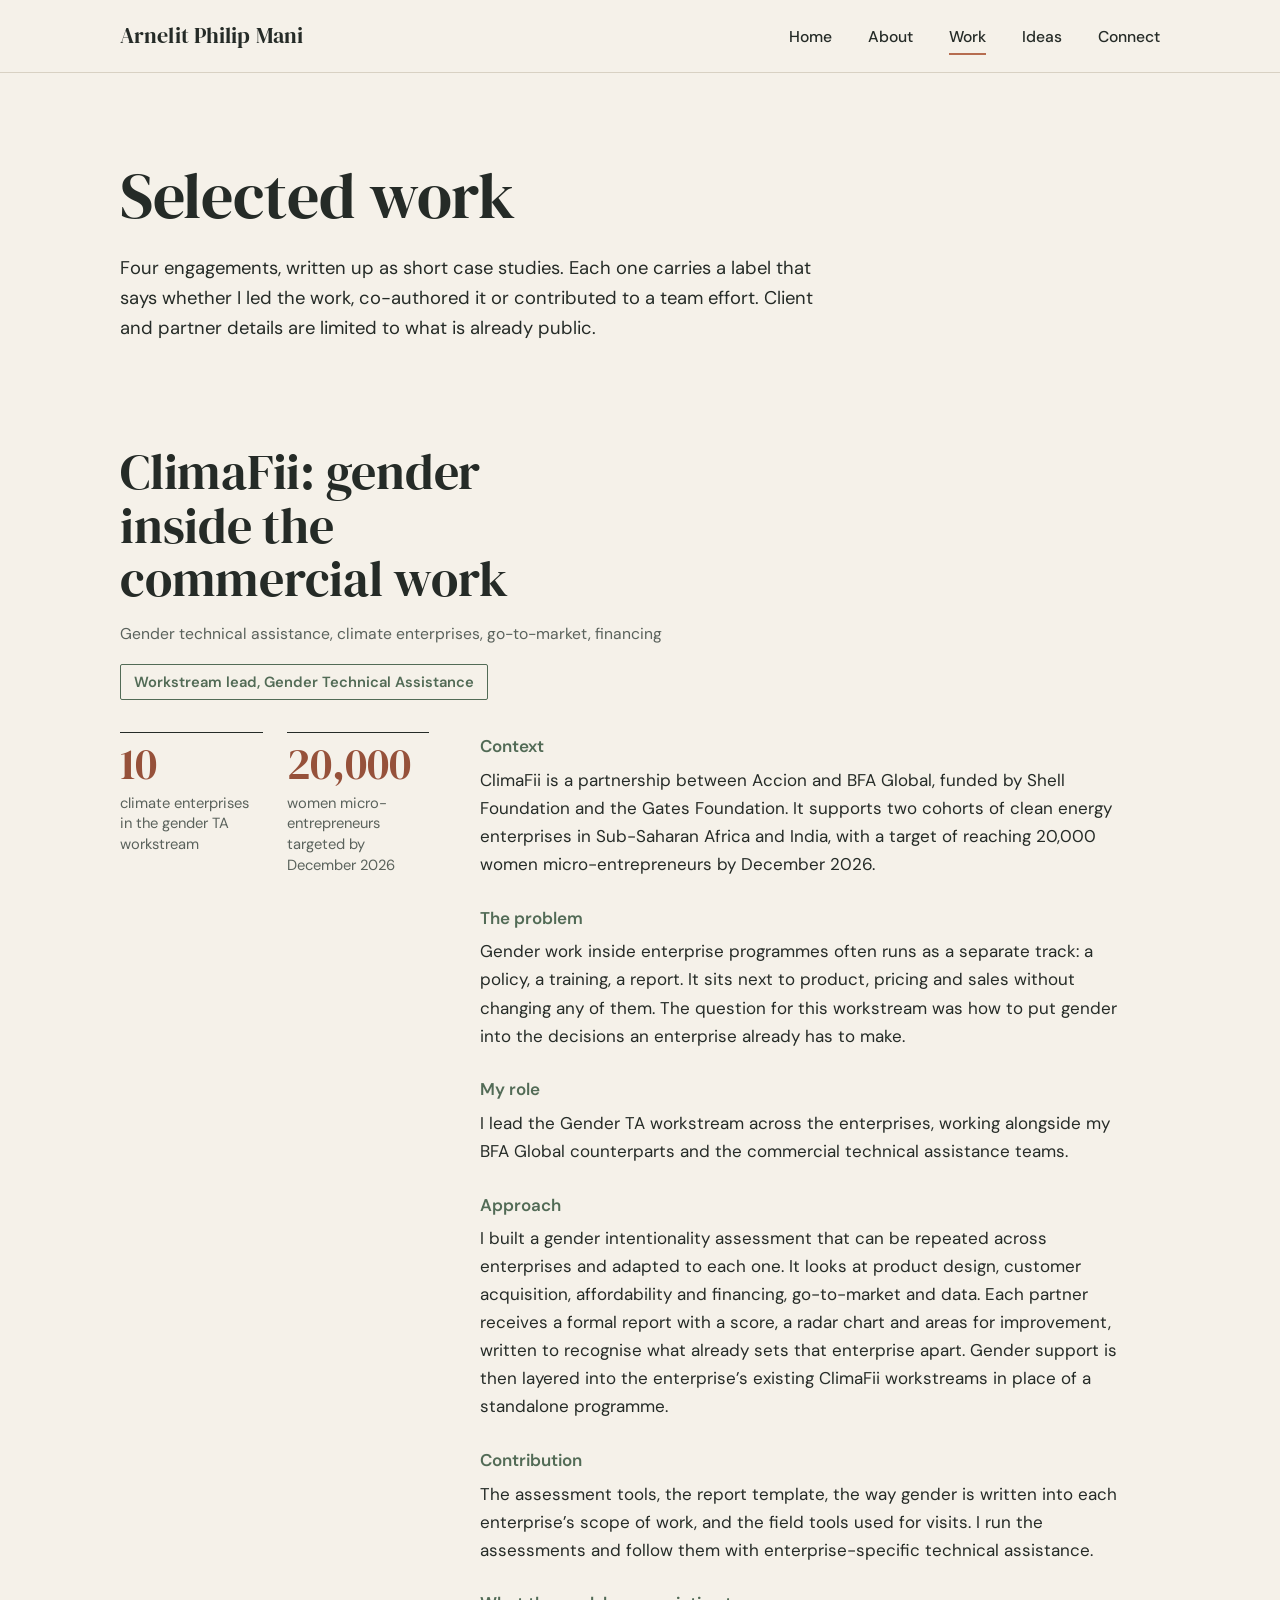
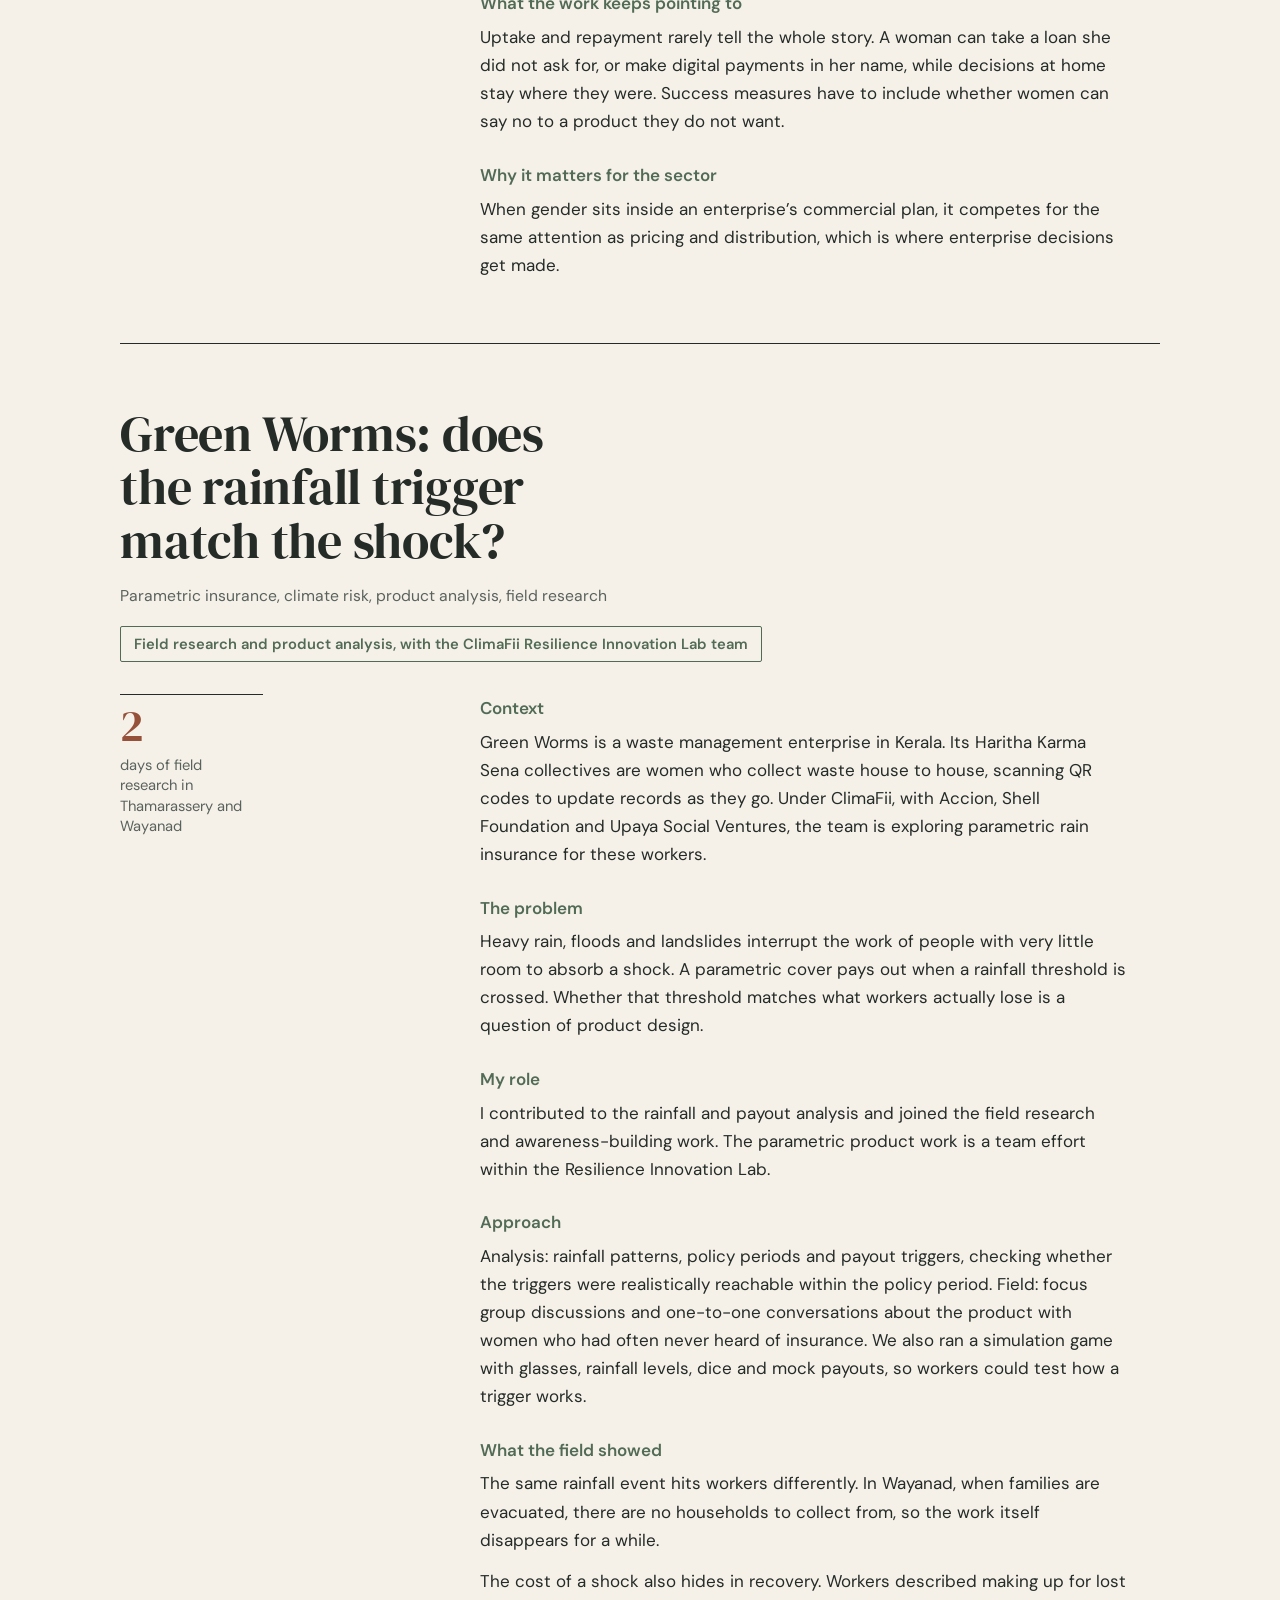
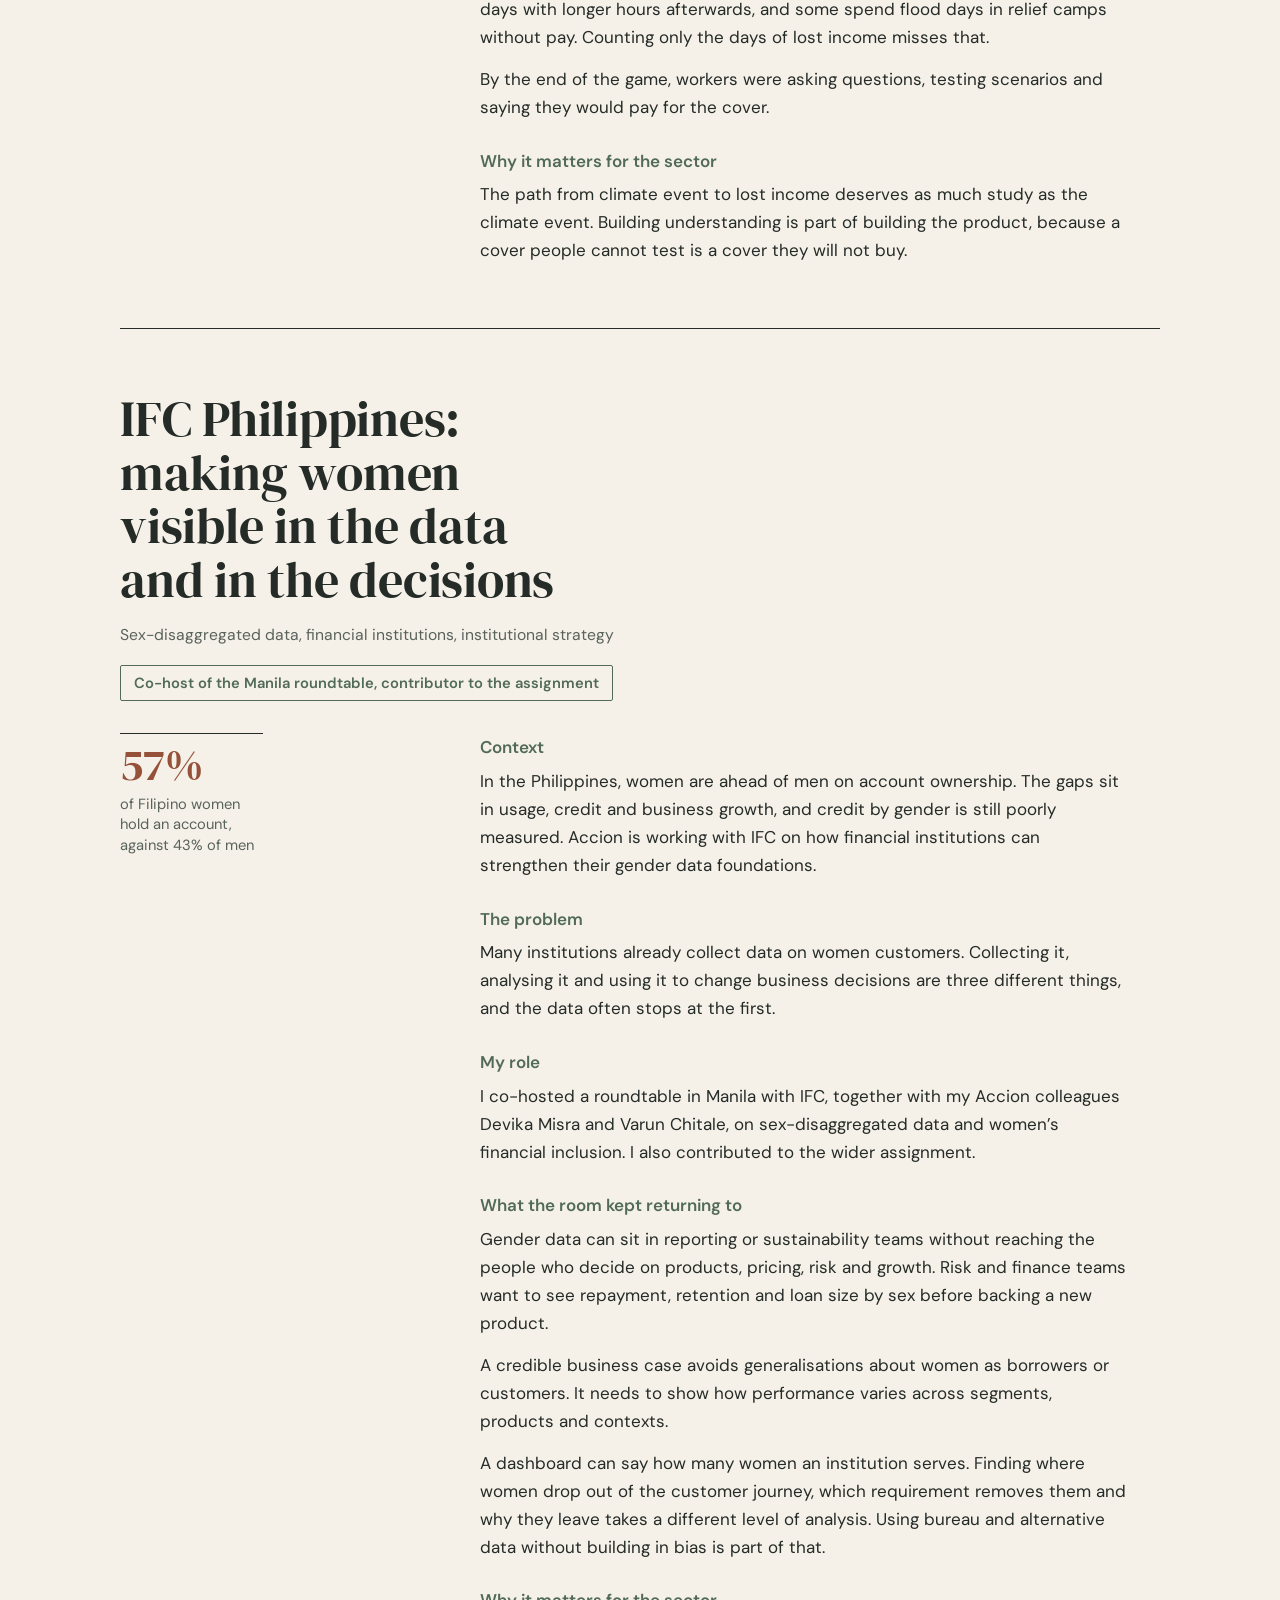
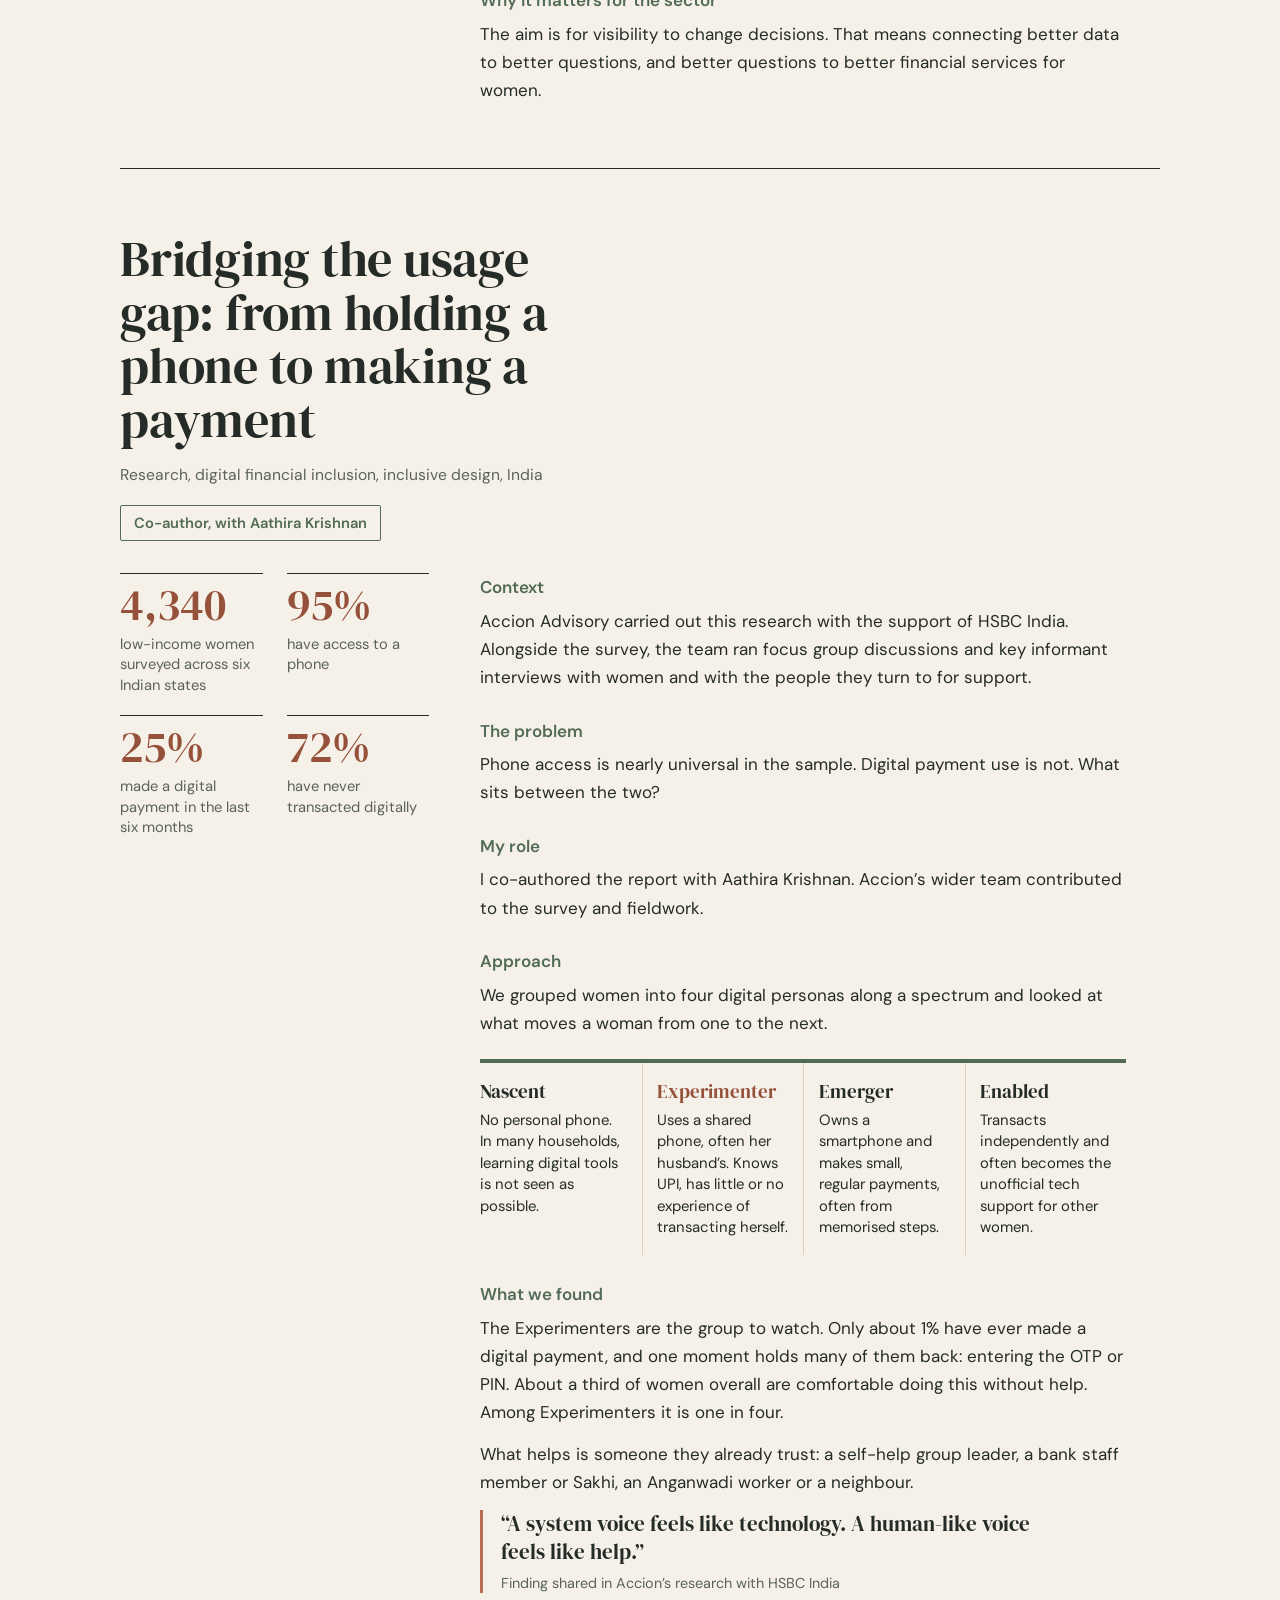
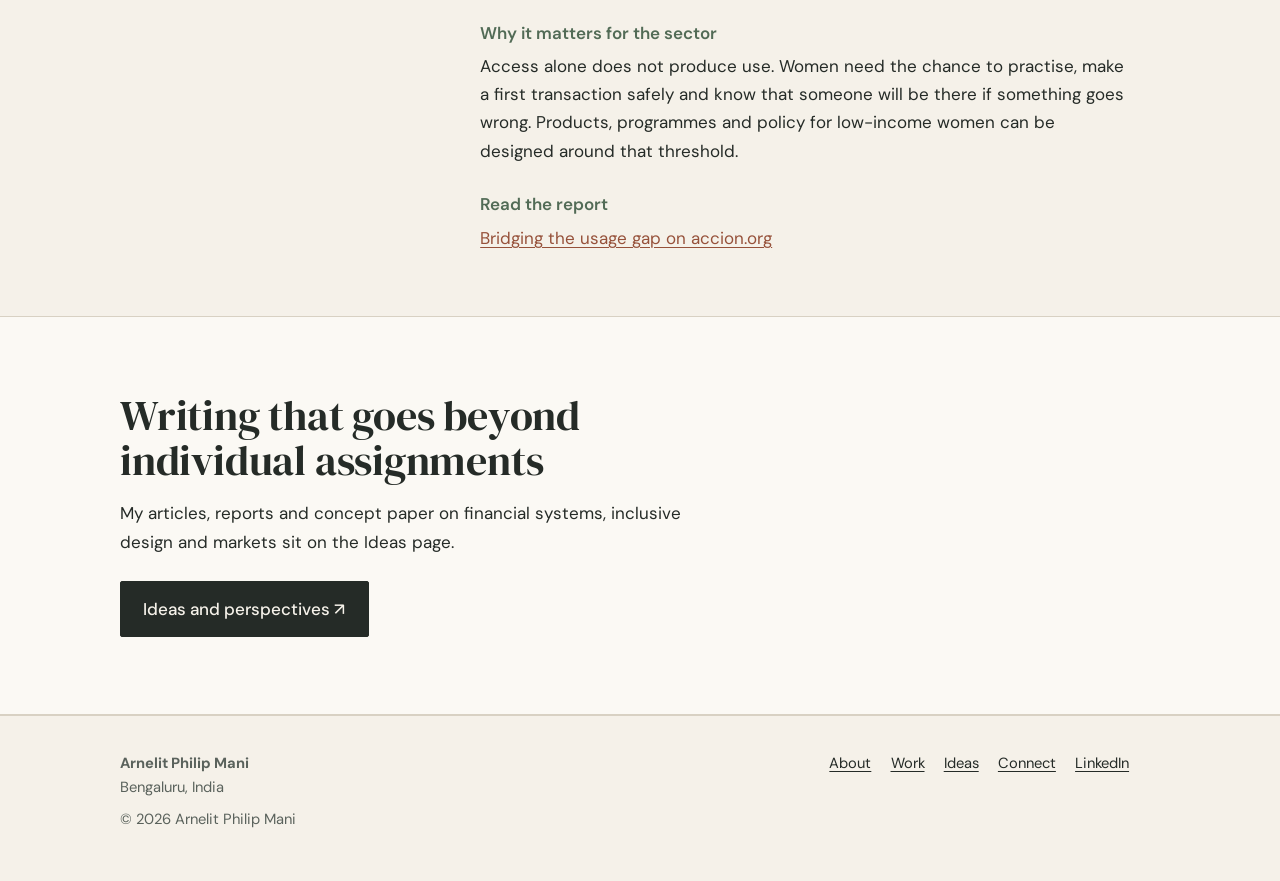
<file: work.html>
<!DOCTYPE html>
<html lang="en">
<head>
  <meta charset="utf-8">
  <meta name="viewport" content="width=device-width, initial-scale=1">
  <title>Selected work | Arnelit Philip Mani</title>
  <meta name="description" content="Four case studies from Arnelit Philip Mani: gender technical assistance for climate enterprises, parametric insurance field research, sex-disaggregated data for financial institutions, and research on women’s digital financial inclusion.">
  <link rel="icon" href="favicon.svg" type="image/svg+xml">
  <link rel="preconnect" href="https://fonts.googleapis.com">
  <link rel="preconnect" href="https://fonts.gstatic.com" crossorigin>
  <link href="https://fonts.googleapis.com/css2?family=DM+Sans:ital,opsz,wght@0,9..40,400;0,9..40,500;0,9..40,600;1,9..40,400&family=DM+Serif+Display&display=swap" rel="stylesheet">
  <link rel="stylesheet" href="style.css">
</head>
<body>
  <a class="skip" href="#main">Skip to content</a>

  <header class="site-header">
    <div class="wrap">
      <a class="brand" href="index.html">Arnelit Philip Mani</a>
      <button class="nav-toggle" aria-expanded="false" aria-controls="site-nav">Menu</button>
      <nav class="nav" id="site-nav" aria-label="Main">
        <ul>
          <li><a href="index.html">Home</a></li>
          <li><a href="about.html">About</a></li>
          <li><a href="work.html" aria-current="page">Work</a></li>
          <li><a href="ideas.html">Ideas</a></li>
          <li><a href="connect.html">Connect</a></li>
        </ul>
      </nav>
    </div>
  </header>

  <main id="main">

    <div class="page-head">
      <div class="wrap">
        <h1>Selected work</h1>
        <p>Four engagements, written up as short case studies. Each one carries a label that says whether I led the work, co-authored it or contributed to a team effort. Client and partner details are limited to what is already public.</p>
      </div>
    </div>

    <div class="wrap">

      <!-- ClimaFii -->
      <article class="case" id="climafii">
        <div class="case-head">
          <h2>ClimaFii: gender inside the commercial work</h2>
          <p class="tags">Gender technical assistance, climate enterprises, go-to-market, financing</p>
          <span class="role-label">Workstream lead, Gender Technical Assistance</span>
        </div>
        <div class="case-body">
          <div class="case-aside">
            <ul class="facts">
              <li><span class="num">10</span><span class="cap">climate enterprises in the gender TA workstream</span></li>
              <li><span class="num">20,000</span><span class="cap">women micro-entrepreneurs targeted by December 2026</span></li>
            </ul>
          </div>
          <dl>
            <dt>Context</dt>
            <dd><p>ClimaFii is a partnership between Accion and BFA Global, funded by Shell Foundation and the Gates Foundation. It supports two cohorts of clean energy enterprises in Sub-Saharan Africa and India, with a target of reaching 20,000 women micro-entrepreneurs by December 2026.</p></dd>
            <dt>The problem</dt>
            <dd><p>Gender work inside enterprise programmes often runs as a separate track: a policy, a training, a report. It sits next to product, pricing and sales without changing any of them. The question for this workstream was how to put gender into the decisions an enterprise already has to make.</p></dd>
            <dt>My role</dt>
            <dd><p>I lead the Gender TA workstream across the enterprises, working alongside my BFA Global counterparts and the commercial technical assistance teams.</p></dd>
            <dt>Approach</dt>
            <dd><p>I built a gender intentionality assessment that can be repeated across enterprises and adapted to each one. It looks at product design, customer acquisition, affordability and financing, go-to-market and data. Each partner receives a formal report with a score, a radar chart and areas for improvement, written to recognise what already sets that enterprise apart. Gender support is then layered into the enterprise’s existing ClimaFii workstreams in place of a standalone programme.</p></dd>
            <dt>Contribution</dt>
            <dd><p>The assessment tools, the report template, the way gender is written into each enterprise’s scope of work, and the field tools used for visits. I run the assessments and follow them with enterprise-specific technical assistance.</p></dd>
            <dt>What the work keeps pointing to</dt>
            <dd><p>Uptake and repayment rarely tell the whole story. A woman can take a loan she did not ask for, or make digital payments in her name, while decisions at home stay where they were. Success measures have to include whether women can say no to a product they do not want.</p></dd>
            <dt>Why it matters for the sector</dt>
            <dd><p>When gender sits inside an enterprise’s commercial plan, it competes for the same attention as pricing and distribution, which is where enterprise decisions get made.</p></dd>
          </dl>
        </div>
      </article>

      <!-- Green Worms -->
      <article class="case" id="greenworms">
        <div class="case-head">
          <h2>Green Worms: does the rainfall trigger match the shock?</h2>
          <p class="tags">Parametric insurance, climate risk, product analysis, field research</p>
          <span class="role-label">Field research and product analysis, with the ClimaFii Resilience Innovation Lab team</span>
        </div>
        <div class="case-body">
          <div class="case-aside">
            <ul class="facts">
              <li><span class="num">2</span><span class="cap">days of field research in Thamarassery and Wayanad</span></li>
            </ul>
          </div>
          <dl>
            <dt>Context</dt>
            <dd><p>Green Worms is a waste management enterprise in Kerala. Its Haritha Karma Sena collectives are women who collect waste house to house, scanning QR codes to update records as they go. Under ClimaFii, with Accion, Shell Foundation and Upaya Social Ventures, the team is exploring parametric rain insurance for these workers.</p></dd>
            <dt>The problem</dt>
            <dd><p>Heavy rain, floods and landslides interrupt the work of people with very little room to absorb a shock. A parametric cover pays out when a rainfall threshold is crossed. Whether that threshold matches what workers actually lose is a question of product design.</p></dd>
            <dt>My role</dt>
            <dd><p>I contributed to the rainfall and payout analysis and joined the field research and awareness-building work. The parametric product work is a team effort within the Resilience Innovation Lab.</p></dd>
            <dt>Approach</dt>
            <dd><p>Analysis: rainfall patterns, policy periods and payout triggers, checking whether the triggers were realistically reachable within the policy period. Field: focus group discussions and one-to-one conversations about the product with women who had often never heard of insurance. We also ran a simulation game with glasses, rainfall levels, dice and mock payouts, so workers could test how a trigger works.</p></dd>
            <dt>What the field showed</dt>
            <dd>
              <p>The same rainfall event hits workers differently. In Wayanad, when families are evacuated, there are no households to collect from, so the work itself disappears for a while.</p>
              <p>The cost of a shock also hides in recovery. Workers described making up for lost days with longer hours afterwards, and some spend flood days in relief camps without pay. Counting only the days of lost income misses that.</p>
              <p>By the end of the game, workers were asking questions, testing scenarios and saying they would pay for the cover.</p>
            </dd>
            <dt>Why it matters for the sector</dt>
            <dd><p>The path from climate event to lost income deserves as much study as the climate event. Building understanding is part of building the product, because a cover people cannot test is a cover they will not buy.</p></dd>
          </dl>
        </div>
      </article>

      <!-- IFC -->
      <article class="case" id="ifc">
        <div class="case-head">
          <h2>IFC Philippines: making women visible in the data and in the decisions</h2>
          <p class="tags">Sex-disaggregated data, financial institutions, institutional strategy</p>
          <span class="role-label">Co-host of the Manila roundtable, contributor to the assignment</span>
        </div>
        <div class="case-body">
          <div class="case-aside">
            <ul class="facts">
              <li><span class="num">57%</span><span class="cap">of Filipino women hold an account, against 43% of men</span></li>
            </ul>
          </div>
          <dl>
            <dt>Context</dt>
            <dd><p>In the Philippines, women are ahead of men on account ownership. The gaps sit in usage, credit and business growth, and credit by gender is still poorly measured. Accion is working with IFC on how financial institutions can strengthen their gender data foundations.</p></dd>
            <dt>The problem</dt>
            <dd><p>Many institutions already collect data on women customers. Collecting it, analysing it and using it to change business decisions are three different things, and the data often stops at the first.</p></dd>
            <dt>My role</dt>
            <dd><p>I co-hosted a roundtable in Manila with IFC, together with my Accion colleagues Devika Misra and Varun Chitale, on sex-disaggregated data and women’s financial inclusion. I also contributed to the wider assignment.</p></dd>
            <dt>What the room kept returning to</dt>
            <dd>
              <p>Gender data can sit in reporting or sustainability teams without reaching the people who decide on products, pricing, risk and growth. Risk and finance teams want to see repayment, retention and loan size by sex before backing a new product.</p>
              <p>A credible business case avoids generalisations about women as borrowers or customers. It needs to show how performance varies across segments, products and contexts.</p>
              <p>A dashboard can say how many women an institution serves. Finding where women drop out of the customer journey, which requirement removes them and why they leave takes a different level of analysis. Using bureau and alternative data without building in bias is part of that.</p>
            </dd>
            <dt>Why it matters for the sector</dt>
            <dd><p>The aim is for visibility to change decisions. That means connecting better data to better questions, and better questions to better financial services for women.</p></dd>
          </dl>
        </div>
      </article>

      <!-- HSBC -->
      <article class="case" id="hsbc">
        <div class="case-head">
          <h2>Bridging the usage gap: from holding a phone to making a payment</h2>
          <p class="tags">Research, digital financial inclusion, inclusive design, India</p>
          <span class="role-label">Co-author, with Aathira Krishnan</span>
        </div>
        <div class="case-body">
          <div class="case-aside">
            <ul class="facts">
              <li><span class="num">4,340</span><span class="cap">low-income women surveyed across six Indian states</span></li>
              <li><span class="num">95%</span><span class="cap">have access to a phone</span></li>
              <li><span class="num">25%</span><span class="cap">made a digital payment in the last six months</span></li>
              <li><span class="num">72%</span><span class="cap">have never transacted digitally</span></li>
            </ul>
          </div>
          <dl>
            <dt>Context</dt>
            <dd><p>Accion Advisory carried out this research with the support of HSBC India. Alongside the survey, the team ran focus group discussions and key informant interviews with women and with the people they turn to for support.</p></dd>
            <dt>The problem</dt>
            <dd><p>Phone access is nearly universal in the sample. Digital payment use is not. What sits between the two?</p></dd>
            <dt>My role</dt>
            <dd><p>I co-authored the report with Aathira Krishnan. Accion’s wider team contributed to the survey and fieldwork.</p></dd>
            <dt>Approach</dt>
            <dd>
              <p>We grouped women into four digital personas along a spectrum and looked at what moves a woman from one to the next.</p>
              <ol class="spectrum" aria-label="Four digital personas">
                <li><b>Nascent</b>No personal phone. In many households, learning digital tools is not seen as possible.</li>
                <li><b>Experimenter</b>Uses a shared phone, often her husband’s. Knows UPI, has little or no experience of transacting herself.</li>
                <li><b>Emerger</b>Owns a smartphone and makes small, regular payments, often from memorised steps.</li>
                <li><b>Enabled</b>Transacts independently and often becomes the unofficial tech support for other women.</li>
              </ol>
            </dd>
            <dt>What we found</dt>
            <dd>
              <p>The Experimenters are the group to watch. Only about 1% have ever made a digital payment, and one moment holds many of them back: entering the OTP or PIN. About a third of women overall are comfortable doing this without help. Among Experimenters it is one in four.</p>
              <p>What helps is someone they already trust: a self-help group leader, a bank staff member or Sakhi, an Anganwadi worker or a neighbour.</p>
              <p class="pull">“A system voice feels like technology. A human-like voice feels like help.”<cite>Finding shared in Accion’s research with HSBC India</cite></p>
            </dd>
            <dt>Why it matters for the sector</dt>
            <dd><p>Access alone does not produce use. Women need the chance to practise, make a first transaction safely and know that someone will be there if something goes wrong. Products, programmes and policy for low-income women can be designed around that threshold.</p></dd>
            <dt>Read the report</dt>
            <dd><p><a href="https://www.accion.org/report/bridging-the-usage-gap/">Bridging the usage gap on accion.org</a></p></dd>
          </dl>
        </div>
      </article>

    </div>

    <section class="band closing">
      <div class="wrap">
        <h2>Writing that goes beyond individual assignments</h2>
        <p>My articles, reports and concept paper on financial systems, inclusive design and markets sit on the Ideas page.</p>
        <a class="btn solid" href="ideas.html">Ideas and perspectives ↗</a>
      </div>
    </section>

  </main>

  <footer class="site-footer">
    <div class="wrap">
      <div>
        <p><strong>Arnelit Philip Mani</strong><br>Bengaluru, India</p>
        <p>© <span id="year">2026</span> Arnelit Philip Mani</p>
      </div>
      <ul>
        <li><a href="about.html">About</a></li>
        <li><a href="work.html">Work</a></li>
        <li><a href="ideas.html">Ideas</a></li>
        <li><a href="connect.html">Connect</a></li>
        <li><a href="https://www.linkedin.com/in/arnelit-philip-mani/">LinkedIn</a></li>
      </ul>
    </div>
  </footer>

  <script src="main.js"></script>
</body>
</html>
</file>
<file: style.css>
/* Arnelit Philip Mani: personal site
   Palette and type follow the brief: warm ivory, charcoal, forest, terracotta, stone.
   DM Serif Display for headlines, DM Sans for body and navigation. */

:root {
  --ivory: #F5F1E9;
  --paper: #FBF9F4;
  --charcoal: #252B27;
  --forest: #526B56;
  --terracotta: #B66D50;
  --terracotta-deep: #96513A; /* for small text links, passes contrast on ivory */
  --stone: #D8D1C3;
  --muted: #5A625C;

  --serif: "DM Serif Display", Georgia, "Times New Roman", serif;
  --sans: "DM Sans", system-ui, -apple-system, "Segoe UI", Roboto, sans-serif;

  --wrap: 1120px;
  --gutter: clamp(1.25rem, 4vw, 2.5rem);
}

*, *::before, *::after { box-sizing: border-box; }

html { scroll-behavior: smooth; -webkit-text-size-adjust: 100%; }

body {
  margin: 0;
  background: var(--ivory);
  color: var(--charcoal);
  font-family: var(--sans);
  font-size: 1.0625rem;
  line-height: 1.65;
  -webkit-font-smoothing: antialiased;
}

img { max-width: 100%; display: block; }

a { color: var(--terracotta-deep); text-underline-offset: 0.2em; text-decoration-thickness: 1px; }
a:hover { color: var(--charcoal); }

:focus-visible { outline: 3px solid var(--forest); outline-offset: 3px; border-radius: 2px; }

.skip {
  position: absolute; left: -999px; top: 0.5rem;
  background: var(--charcoal); color: var(--ivory); padding: 0.6rem 1rem; z-index: 100;
}
.skip:focus { left: 0.5rem; }

.wrap { width: 100%; max-width: var(--wrap); margin: 0 auto; padding: 0 var(--gutter); }

/* ---------- Header ---------- */
.site-header { border-bottom: 1px solid var(--stone); background: var(--ivory); position: relative; z-index: 20; }
.site-header .wrap { display: flex; align-items: center; justify-content: space-between; min-height: 4.5rem; gap: 1rem; }

.brand { font-family: var(--serif); font-size: 1.35rem; color: var(--charcoal); text-decoration: none; letter-spacing: 0.005em; }
.brand:hover { color: var(--forest); }

.nav ul { list-style: none; display: flex; gap: clamp(1rem, 3vw, 2.25rem); margin: 0; padding: 0; }
.nav a {
  color: var(--charcoal); text-decoration: none; font-size: 0.98rem; font-weight: 500;
  padding: 0.35rem 0; border-bottom: 2px solid transparent;
}
.nav a:hover { border-bottom-color: var(--stone); color: var(--charcoal); }
.nav a[aria-current="page"] { border-bottom-color: var(--terracotta); }

.nav-toggle {
  display: none; background: none; border: 1px solid var(--charcoal); color: var(--charcoal);
  font: inherit; font-size: 0.95rem; padding: 0.4rem 0.9rem; border-radius: 2px; cursor: pointer;
}

@media (max-width: 720px) {
  .nav-toggle { display: inline-block; }
  .nav { position: absolute; top: 100%; left: 0; right: 0; background: var(--ivory); border-bottom: 1px solid var(--stone); display: none; }
  .nav.open { display: block; }
  .nav ul { flex-direction: column; gap: 0; padding: 0.5rem var(--gutter) 1rem; }
  .nav a { display: block; padding: 0.85rem 0; border-bottom: 1px solid var(--stone); }
  .nav li:last-child a { border-bottom: none; }
}

/* ---------- Hero ---------- */
.hero { padding: clamp(3rem, 8vw, 6.5rem) 0 clamp(3rem, 7vw, 5.5rem); }
.hero .wrap { display: grid; grid-template-columns: minmax(0, 7fr) minmax(0, 4fr); gap: clamp(2rem, 6vw, 5rem); align-items: end; }

h1, h2, h3 { font-family: var(--serif); font-weight: 400; line-height: 1.08; margin: 0; letter-spacing: -0.005em; }

.hero h1 { font-size: clamp(2.3rem, 4.8vw, 3.8rem); max-width: 20ch; }
.hero .lead { font-size: clamp(1.1rem, 1.6vw, 1.28rem); max-width: 38em; margin: 1.75rem 0 0; color: var(--charcoal); }
.hero-links { display: flex; flex-wrap: wrap; gap: 0.9rem 1.5rem; margin-top: 2rem; }

.btn {
  display: inline-block; padding: 0.8rem 1.4rem; border: 1px solid var(--charcoal);
  color: var(--charcoal); background: transparent; text-decoration: none; font-weight: 500; border-radius: 2px;
}
.btn:hover { background: var(--charcoal); color: var(--ivory); }
.btn.solid { background: var(--charcoal); color: var(--ivory); }
.btn.solid:hover { background: var(--forest); border-color: var(--forest); }

.portrait { margin: 0; aspect-ratio: 4 / 5; background: var(--stone); position: relative; overflow: hidden; border-radius: 2px; }
.portrait img { width: 100%; height: 100%; object-fit: cover; object-position: 50% 30%; position: absolute; inset: 0; }
.portrait .initials {
  position: absolute; inset: 0; display: grid; place-items: center;
  font-family: var(--serif); font-size: clamp(4rem, 9vw, 7rem); color: var(--forest); opacity: 0.55;
}
.portrait figcaption { position: absolute; left: 0; right: 0; bottom: 0; padding: 0.6rem 0.9rem; font-size: 0.8rem; color: var(--muted); background: rgba(245, 241, 233, 0.82); }

@media (max-width: 820px) {
  .hero .wrap { grid-template-columns: 1fr; }
  .portrait { max-width: 20rem; aspect-ratio: 1 / 1; }
}

/* ---------- Sections ---------- */
section { padding: clamp(3rem, 6vw, 5rem) 0; }
.band { background: var(--paper); border-top: 1px solid var(--stone); border-bottom: 1px solid var(--stone); }

.split { display: grid; grid-template-columns: minmax(0, 1fr) minmax(0, 2.2fr); gap: clamp(1.5rem, 5vw, 4.5rem); }
.split > header h2 { font-size: clamp(1.8rem, 3.2vw, 2.6rem); }
.split > header p { color: var(--muted); font-size: 0.98rem; margin: 0.9rem 0 0; max-width: 22em; }
@media (max-width: 820px) { .split { grid-template-columns: 1fr; } }

.prose p { margin: 0 0 1.15em; max-width: 38em; }
.prose p:last-child { margin-bottom: 0; }
.prose h3 { font-size: 1.5rem; margin: 2.2rem 0 0.8rem; }

/* Areas of work: ruled list, not cards */
.areas { display: grid; grid-template-columns: repeat(2, minmax(0, 1fr)); gap: 0 clamp(1.5rem, 4vw, 3rem); }
.area { border-top: 1px solid var(--charcoal); padding: 1.1rem 0 1.9rem; }
.area h3 { font-size: 1.45rem; margin-bottom: 0.7rem; }
.area ul { margin: 0; padding-left: 1.1rem; color: var(--muted); font-size: 0.98rem; }
.area li { margin: 0.25rem 0; }
.area li::marker { color: var(--terracotta); }
@media (max-width: 720px) { .areas { grid-template-columns: 1fr; } }

.areas-note { max-width: 38em; margin: 2rem 0 0; font-family: var(--serif); font-size: 1.35rem; line-height: 1.35; color: var(--forest); }

/* Selected work rows */
.rows { border-top: 1px solid var(--charcoal); }
.row {
  display: grid; grid-template-columns: minmax(0, 1.2fr) minmax(0, 2.6fr); gap: 0.5rem clamp(1.5rem, 4vw, 3.5rem);
  padding: 1.6rem 0; border-bottom: 1px solid var(--stone);
}
.row .meta { font-size: 0.92rem; color: var(--muted); }
.row .role { color: var(--forest); font-weight: 600; display: block; margin-bottom: 0.15rem; }
.row h3 { font-size: 1.6rem; margin-bottom: 0.55rem; }
.row p { margin: 0 0 0.7rem; max-width: 36em; }
.row a.more { font-weight: 500; }
@media (max-width: 720px) { .row { grid-template-columns: 1fr; } }

/* Ideas list */
.entry { padding: 1.5rem 0; border-bottom: 1px solid var(--stone); display: grid; grid-template-columns: minmax(0, 1fr) minmax(0, 3fr); gap: 0.4rem clamp(1.5rem, 4vw, 3rem); }
.entry:first-child { border-top: 1px solid var(--charcoal); }
.entry .when { font-size: 0.9rem; color: var(--muted); }
.entry .kind { display: block; color: var(--forest); font-weight: 600; }
.entry h3 { font-size: 1.45rem; margin-bottom: 0.5rem; }
.entry p { margin: 0 0 0.6rem; max-width: 38em; }
.entry blockquote { margin: 0.6rem 0 0.9rem; padding-left: 1rem; border-left: 3px solid var(--terracotta); font-family: var(--serif); font-size: 1.15rem; line-height: 1.4; max-width: 34em; }
@media (max-width: 720px) { .entry { grid-template-columns: 1fr; } }

.filters { display: flex; flex-wrap: wrap; gap: 0.5rem; margin: 0 0 2rem; }
.filters button {
  font: inherit; font-size: 0.95rem; padding: 0.4rem 1rem; border: 1px solid var(--charcoal); background: transparent;
  color: var(--charcoal); border-radius: 999px; cursor: pointer;
}
.filters button[aria-pressed="true"] { background: var(--charcoal); color: var(--ivory); }
.filters button:hover { background: var(--stone); }
.filters button[aria-pressed="true"]:hover { background: var(--forest); }

/* ---------- About ---------- */
.page-head { padding: clamp(3rem, 7vw, 5.5rem) 0 clamp(1.5rem, 3vw, 2.5rem); }
.page-head h1 { font-size: clamp(2.3rem, 5.4vw, 4rem); max-width: 18ch; }
.page-head p { max-width: 38em; margin: 1.4rem 0 0; font-size: 1.15rem; }

.questions { list-style: none; margin: 0; padding: 0; counter-reset: q; }
.questions li { padding: 1.1rem 0; border-top: 1px solid var(--stone); font-family: var(--serif); font-size: 1.35rem; line-height: 1.3; max-width: 34em; }
.questions li:first-child { border-top: 1px solid var(--charcoal); }

.timeline { list-style: none; margin: 0; padding: 0; }
.timeline li { display: grid; grid-template-columns: 7.5rem minmax(0, 1fr); gap: 1rem; padding: 0.9rem 0; border-top: 1px solid var(--stone); }
.timeline li:first-child { border-top: 1px solid var(--charcoal); }
.timeline .yr { color: var(--forest); font-weight: 600; font-size: 0.95rem; }
.timeline .what strong { font-weight: 600; }
.timeline .what span { display: block; color: var(--muted); font-size: 0.95rem; }

/* ---------- Case studies ---------- */
.case { padding: clamp(2.5rem, 5vw, 4rem) 0; border-top: 1px solid var(--charcoal); }
.case:first-of-type { border-top: none; }
.case-head h2 { font-size: clamp(2rem, 4.2vw, 3.1rem); max-width: 18ch; }
.case-head .tags { margin: 0.9rem 0 0; color: var(--muted); font-size: 0.98rem; }
.role-label {
  display: inline-block; margin-top: 1.1rem; padding: 0.3rem 0.8rem; border: 1px solid var(--forest);
  color: var(--forest); font-weight: 600; font-size: 0.92rem; border-radius: 2px;
}
.case-body { display: grid; grid-template-columns: minmax(0, 1fr) minmax(0, 2.2fr); gap: clamp(1.25rem, 4vw, 3.5rem); margin-top: 2rem; }
.case-body dl { margin: 0; }
.case-body dt { font-weight: 600; color: var(--forest); margin: 1.6rem 0 0.35rem; }
.case-body dt:first-child { margin-top: 0; }
.case-body dd { margin: 0; max-width: 38em; }
.case-body dd p { margin: 0 0 0.8em; }
.case-body dd p:last-child { margin-bottom: 0; }
.case-aside { align-self: start; }
@media (max-width: 820px) { .case-body { grid-template-columns: 1fr; } }

.facts { display: grid; grid-template-columns: repeat(2, minmax(0, 1fr)); gap: 1.25rem 1.5rem; margin: 0; padding: 0; list-style: none; }
.facts li { border-top: 1px solid var(--charcoal); padding-top: 0.6rem; }
.facts .num { display: block; font-family: var(--serif); font-size: clamp(2rem, 3.4vw, 2.8rem); line-height: 1; color: var(--terracotta-deep); }
.facts .cap { display: block; font-size: 0.92rem; color: var(--muted); margin-top: 0.4rem; line-height: 1.4; }

/* Persona spectrum (HSBC case study) */
.spectrum { margin: 1.4rem 0 0; padding: 0; list-style: none; display: grid; grid-template-columns: repeat(4, minmax(0, 1fr)); border-top: 4px solid var(--forest); }
.spectrum li { padding: 0.9rem 0.9rem 1rem 0; font-size: 0.93rem; line-height: 1.45; }
.spectrum li + li { padding-left: 0.9rem; border-left: 1px solid var(--stone); }
.spectrum b { display: block; font-family: var(--serif); font-weight: 400; font-size: 1.2rem; margin-bottom: 0.25rem; }
.spectrum li:nth-child(2) b { color: var(--terracotta-deep); }
@media (max-width: 720px) {
  .spectrum { grid-template-columns: 1fr 1fr; }
  .spectrum li:nth-child(3) { border-left: none; padding-left: 0; }
  .spectrum li:nth-child(n+3) { border-top: 1px solid var(--stone); }
}

.pull { margin: 1.6rem 0 0; padding-left: 1.1rem; border-left: 3px solid var(--terracotta); font-family: var(--serif); font-size: 1.3rem; line-height: 1.35; max-width: 28em; }
.pull cite { display: block; margin-top: 0.5rem; font-family: var(--sans); font-style: normal; font-size: 0.9rem; color: var(--muted); }

/* ---------- Connect ---------- */
.contact-list { list-style: none; margin: 2rem 0 0; padding: 0; max-width: 28rem; }
.contact-list li { display: grid; grid-template-columns: 7rem minmax(0, 1fr); gap: 1rem; padding: 0.9rem 0; border-top: 1px solid var(--stone); }
.contact-list li:first-child { border-top: 1px solid var(--charcoal); }
.contact-list .k { color: var(--muted); }

/* ---------- Closing band + footer ---------- */
.closing h2 { font-size: clamp(1.8rem, 3.4vw, 2.6rem); max-width: 22ch; }
.closing p { max-width: 36em; margin: 1rem 0 1.6rem; }

.site-footer { border-top: 1px solid var(--stone); padding: 2.2rem 0 2.6rem; font-size: 0.92rem; color: var(--muted); }
.site-footer .wrap { display: grid; grid-template-columns: minmax(0, 2fr) minmax(0, 1fr); gap: 1.5rem 3rem; }
.site-footer p { margin: 0 0 0.5rem; max-width: 36em; }
.site-footer ul { list-style: none; margin: 0; padding: 0; display: flex; flex-wrap: wrap; gap: 0.4rem 1.2rem; }
.site-footer a { color: var(--charcoal); }
@media (max-width: 720px) { .site-footer .wrap { grid-template-columns: 1fr; } }

@media (prefers-reduced-motion: reduce) {
  html { scroll-behavior: auto; }
  * { transition: none !important; animation: none !important; }
}

@media print {
  .site-header, .site-footer, .nav-toggle, .filters { display: none; }
  body { background: #fff; }
}

/* Make the hidden attribute win over display:grid for filtered entries */
.entry[hidden] { display: none; }

.group { margin-top: 3.5rem; }
.group:first-child { margin-top: 0; }
.group-head { margin: 0 0 1.25rem; }
.group-head h2 { font-size: clamp(1.6rem, 2.8vw, 2.2rem); }
.group-head p { margin: 0.5rem 0 0; color: var(--muted); max-width: 38em; font-size: 0.98rem; }
.group[hidden] { display: none; }

.side-photo { margin: 1.5rem 0 0; aspect-ratio: 4 / 5; overflow: hidden; border-radius: 2px; background: var(--stone); max-width: 20rem; }
.side-photo img { width: 100%; height: 100%; object-fit: cover; object-position: 50% 45%; }
@media (max-width: 820px) { .side-photo { max-width: 15rem; } }
</file>
